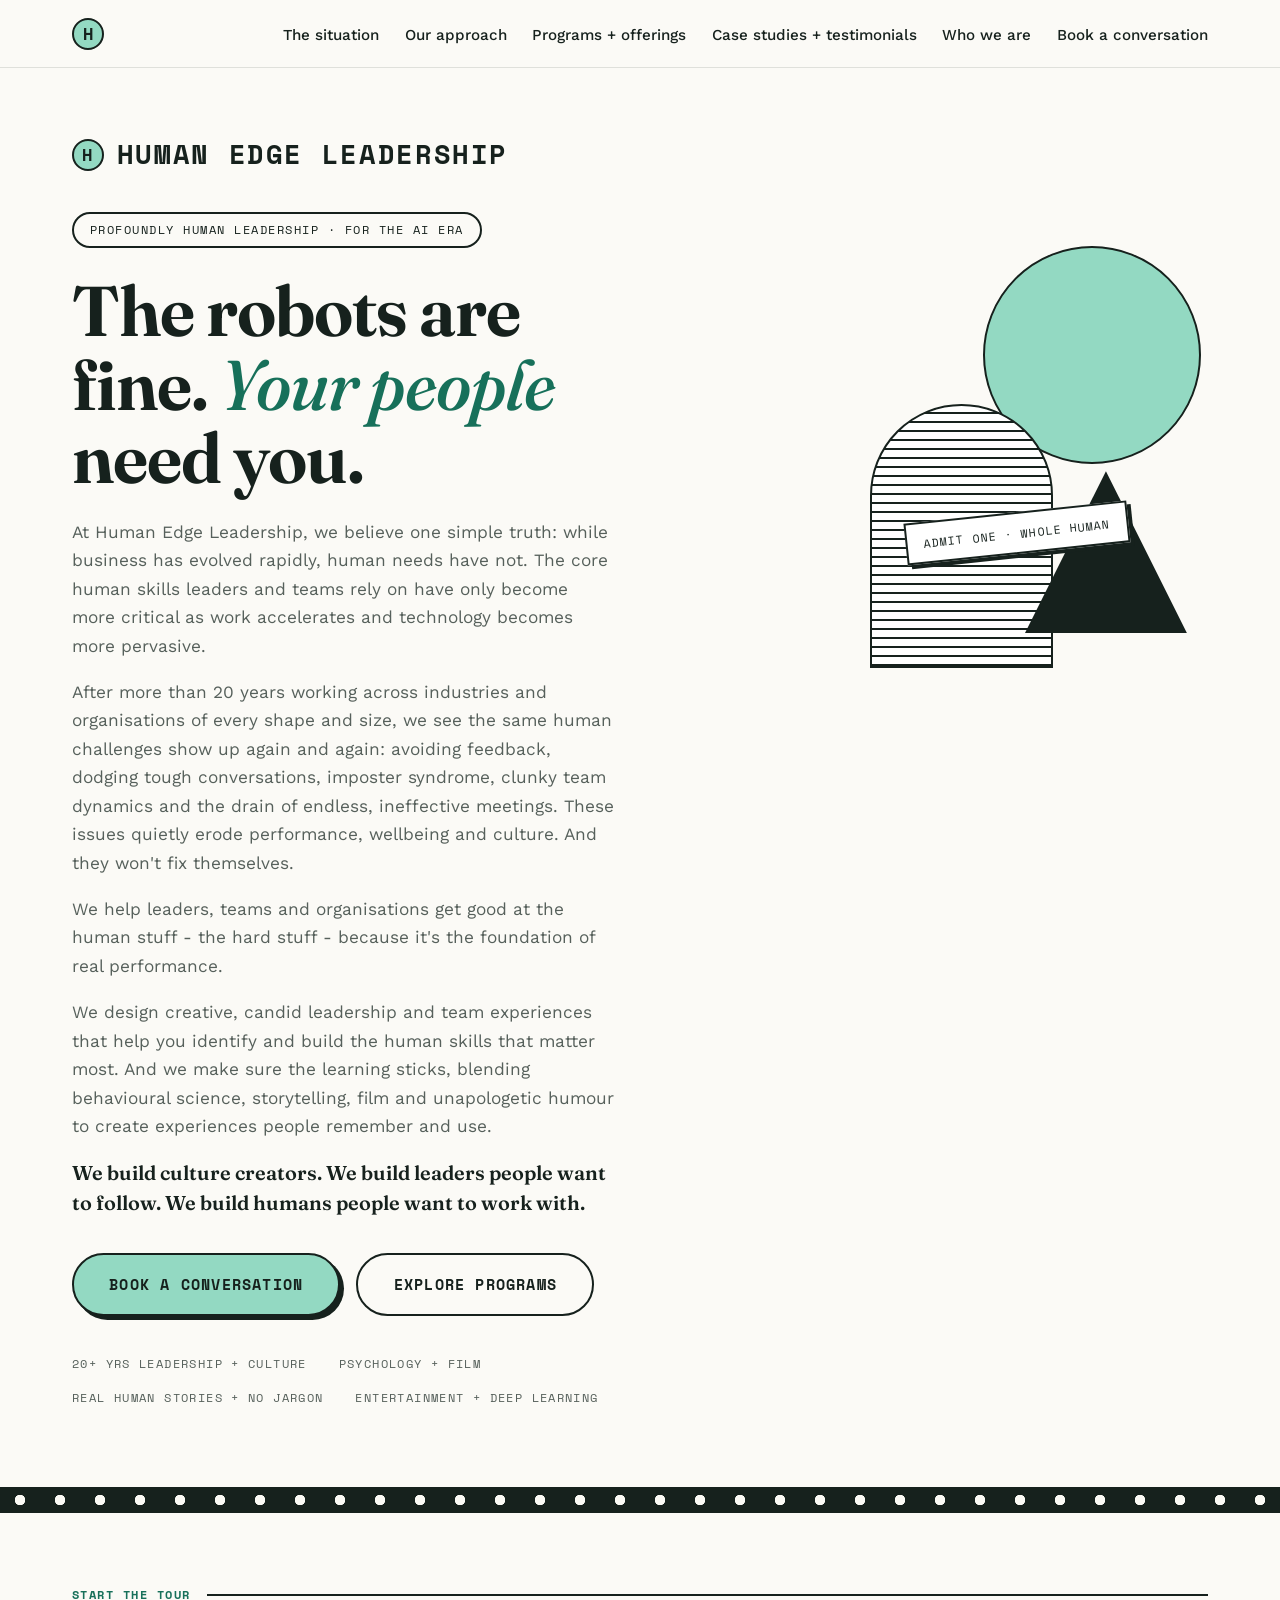
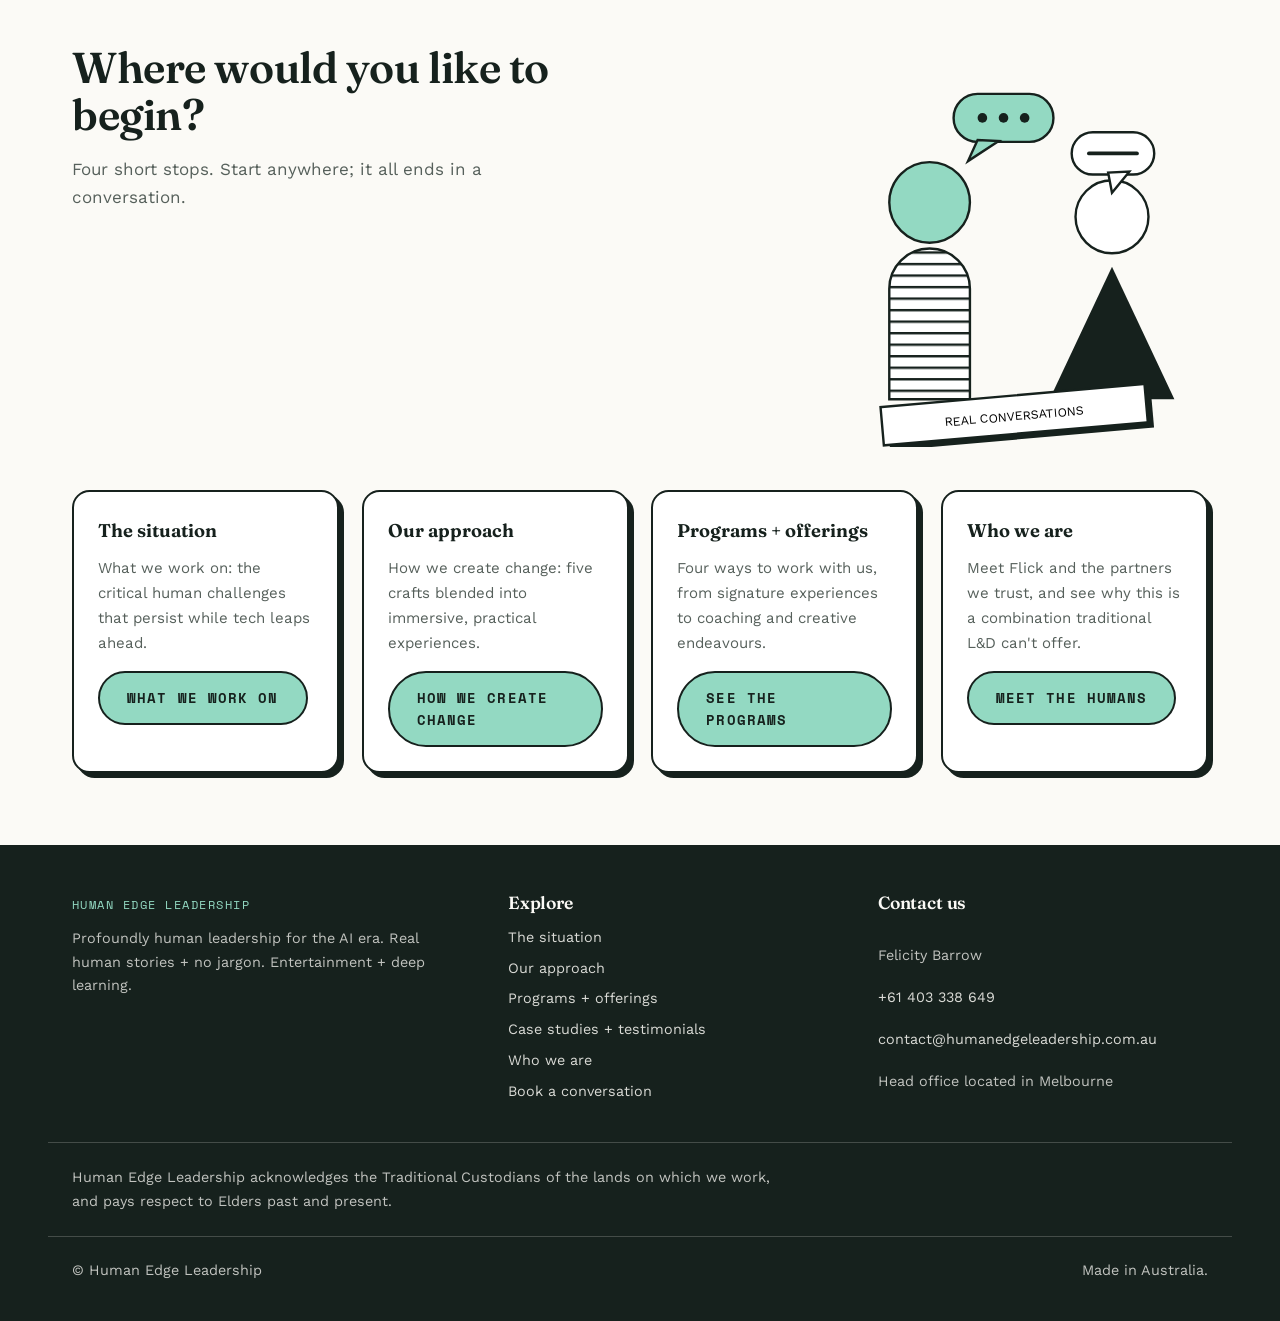
<file: index.html>
<!DOCTYPE html>
<html lang="en-AU">
<head>
<meta charset="utf-8">
<meta name="viewport" content="width=device-width, initial-scale=1">
<title>Human Edge Leadership</title>
<meta name="description" content="Creative, candid leadership and team experiences blending behavioural science, storytelling, film and humour. Profoundly human leadership for the AI era, made in Australia.">
<link rel="canonical" href="https://humanedgeleadership.com.au/">
<meta property="og:type" content="website">
<meta property="og:site_name" content="Human Edge Leadership">
<meta property="og:title" content="Human Edge Leadership">
<meta property="og:description" content="Creative, candid leadership and team experiences blending behavioural science, storytelling, film and humour. Profoundly human leadership for the AI era, made in Australia.">
<meta property="og:url" content="https://humanedgeleadership.com.au/">
<meta property="og:image" content="https://humanedgeleadership.com.au/img/og-card.png">
<meta property="og:image:width" content="1200">
<meta property="og:image:height" content="630">
<meta name="twitter:card" content="summary_large_image">
<link rel="preconnect" href="https://fonts.googleapis.com">
<link rel="preconnect" href="https://fonts.gstatic.com" crossorigin>
<link href="https://fonts.googleapis.com/css2?family=Fraunces:ital,opsz,wght,SOFT,WONK@0,9..144,400..900,100,1;1,9..144,400..900,100,1&family=Work+Sans:ital,wght@0,400;0,500;0,600;1,400&family=Space+Mono:ital,wght@0,400;0,700;1,400&display=swap" rel="stylesheet">
<link rel="icon" href="data:image/svg+xml,%3Csvg xmlns=%22http://www.w3.org/2000/svg%22 viewBox=%220 0 32 32%22%3E%3Ccircle cx=%2216%22 cy=%2216%22 r=%2214%22 fill=%22%2393d9c2%22 stroke=%22%2316211d%22 stroke-width=%222.5%22/%3E%3Ctext x=%2216%22 y=%2222%22 font-family=%22monospace%22 font-size=%2217%22 font-weight=%22bold%22 text-anchor=%22middle%22 fill=%22%2316211d%22%3EH%3C/text%3E%3C/svg%3E">
<link rel="stylesheet" href="css/site.css">
</head>
<body>
<a class="skip" href="#main">Skip to content</a>

<header class="site">
  <div class="header-in">
    <a class="logo" href="index.html" aria-label="Human Edge Leadership, home"><span class="logo-mark" aria-hidden="true">H</span></a>
    <nav class="primary" id="site-nav" aria-label="Primary">
      <ul>
        <li><a href="the-situation.html">The situation</a></li>
        <li><a href="our-approach.html">Our approach</a></li>
        <li><a href="programs.html">Programs + offerings</a></li>
        <li><a href="case-studies.html">Case studies + testimonials</a></li>
        <li><a href="who-we-are.html">Who we are</a></li>
        <li><a href="book.html">Book a conversation</a></li>
      </ul>
    </nav>
    <button class="nav-toggle" type="button" aria-expanded="false" aria-controls="site-nav" aria-label="Open menu">
      <span class="nav-toggle-box" aria-hidden="true"><span></span><span></span><span></span></span>
      <span class="nav-toggle-text" aria-hidden="true">Menu</span>
    </button>
  </div>
</header>

<main id="main">
  <section class="hero" aria-labelledby="hero-h">
    <div class="wrap">
      <p class="hero-brand"><span class="logo-mark" aria-hidden="true">H</span>Human Edge Leadership</p>
      <div class="hero-grid">
        <div>
          <span class="kicker mono">Profoundly human leadership &middot; for the AI era</span>
          <h1 id="hero-h">The robots are fine. <em>Your people</em> need you.</h1>
          <p class="lede">At Human Edge Leadership, we believe one simple truth: while business has evolved rapidly, human needs have not. The core human skills leaders and teams rely on have only become more critical as work accelerates and technology becomes more pervasive.</p>
          <p class="lede">After more than 20 years working across industries and organisations of every shape and size, we see the same human challenges show up again and again: avoiding feedback, dodging tough conversations, imposter syndrome, clunky team dynamics and the drain of endless, ineffective meetings. These issues quietly erode performance, wellbeing and culture. And they won't fix themselves.</p>
          <p class="lede">We help leaders, teams and organisations get good at the human stuff - the hard stuff - because it's the foundation of real performance.</p>
          <p class="lede">We design creative, candid leadership and team experiences that help you identify and build the human skills that matter most. And we make sure the learning sticks, blending behavioural science, storytelling, film and unapologetic humour to create experiences people remember and use.</p>
          <p class="lede-strong">We build culture creators. We build leaders people want to follow. We build humans people want to work with.</p>
          <div class="hero-ctas">
            <a class="btn btn-mint btn-big" href="book.html">Book a conversation</a>
            <a class="btn btn-ghost btn-big" href="programs.html">Explore programs</a>
          </div>
          <div class="hero-foot">
            <span class="mono">20+ yrs leadership + culture</span>
            <span class="mono">Psychology + film</span>
            <span class="mono">Real human stories + no jargon</span>
            <span class="mono">Entertainment + deep learning</span>
          </div>
        </div>
        <div class="cutout" role="img" aria-label="Abstract cut-paper robot: mint circle, striped arch, triangle and admit-one ticket">
          <div class="shape-circle"></div>
          <div class="shape-arch"></div>
          <div class="shape-triangle"></div>
          <div class="ticket">Admit one &middot; whole human</div>
        </div>
      </div>
    </div>
  </section>

  <div class="sprockets" role="presentation"></div>

  <section aria-labelledby="tour-h">
    <div class="wrap">
      <div class="act-label"><span class="mono">Start the tour</span></div>
      <div class="situation-head">
        <div>
          <h2 id="tour-h">Where would you like to begin?</h2>
          <p class="lede" style="color: var(--grey); max-width: 32rem; margin-top: 1rem;">Four short stops. Start anywhere; it all ends in a conversation.</p>
        </div>
        <div style="max-width: 24rem; justify-self: end; width: 100%;">
          <svg viewBox="0 0 400 420" role="img" aria-label="Two cut-paper robots in conversation with speech bubbles, captioned real conversations">
            <defs>
              <pattern id="stripes-home" width="12" height="12" patternUnits="userSpaceOnUse">
                <rect width="12" height="12" fill="#ffffff"/>
                <rect width="12" height="2.5" fill="#16211d"/>
              </pattern>
            </defs>
            <!-- left robot -->
            <circle cx="110" cy="165" r="42" fill="#93d9c2" stroke="#16211d" stroke-width="2.5"/>
            <path d="M 68 370 L 68 255 A 42 42 0 0 1 152 255 L 152 370 Z" fill="url(#stripes-home)" stroke="#16211d" stroke-width="2.5"/>
            <!-- right robot: triangle body, open circle head -->
            <circle cx="300" cy="180" r="38" fill="#ffffff" stroke="#16211d" stroke-width="2.5"/>
            <path d="M 300 232 L 365 370 L 235 370 Z" fill="#16211d"/>
            <!-- speech bubbles -->
            <g>
              <rect x="135" y="52" width="104" height="50" rx="25" fill="#93d9c2" stroke="#16211d" stroke-width="2.5"/>
              <path d="M 160 100 L 150 122 L 182 101 Z" fill="#93d9c2" stroke="#16211d" stroke-width="2.5"/>
              <circle cx="165" cy="77" r="5" fill="#16211d"/>
              <circle cx="187" cy="77" r="5" fill="#16211d"/>
              <circle cx="209" cy="77" r="5" fill="#16211d"/>
            </g>
            <g>
              <rect x="258" y="92" width="86" height="44" rx="22" fill="#ffffff" stroke="#16211d" stroke-width="2.5"/>
              <path d="M 296 134 L 300 155 L 318 133 Z" fill="#ffffff" stroke="#16211d" stroke-width="2.5"/>
              <line x1="276" y1="114" x2="326" y2="114" stroke="#16211d" stroke-width="4" stroke-linecap="round"/>
            </g>
            <g transform="rotate(-5 200 385)">
              <rect x="66" y="372" width="276" height="40" fill="#16211d"/>
              <rect x="60" y="366" width="276" height="40" fill="#ffffff" stroke="#16211d" stroke-width="2.5"/>
              <text x="198" y="392" text-anchor="middle" class="ticket-text" font-size="13">REAL CONVERSATIONS</text>
            </g>
          </svg>
        </div>
      </div>
      <div class="challenge-grid">
        <div class="challenge-card">
          <h3>The situation</h3>
          <p>What we work on: the critical human challenges that persist while tech leaps ahead.</p>
          <p><a class="btn btn-mint" style="margin-top: 0.4rem;" href="the-situation.html">What we work on</a></p>
        </div>
        <div class="challenge-card">
          <h3>Our approach</h3>
          <p>How we create change: five crafts blended into immersive, practical experiences.</p>
          <p><a class="btn btn-mint" style="margin-top: 0.4rem;" href="our-approach.html">How we create change</a></p>
        </div>
        <div class="challenge-card">
          <h3>Programs + offerings</h3>
          <p>Four ways to work with us, from signature experiences to coaching and creative endeavours.</p>
          <p><a class="btn btn-mint" style="margin-top: 0.4rem;" href="programs.html">See the programs</a></p>
        </div>
        <div class="challenge-card">
          <h3>Who we are</h3>
          <p>Meet Flick and the partners we trust, and see why this is a combination traditional L&amp;D can't offer.</p>
          <p><a class="btn btn-mint" style="margin-top: 0.4rem;" href="who-we-are.html">Meet the humans</a></p>
        </div>
      </div>
    </div>
  </section>
</main>

<footer class="site">
  <div class="footer-grid">
    <div>
      <span class="mono">Human Edge Leadership</span>
      <p style="margin-top: 0.6rem; max-width: 26rem;">Profoundly human leadership for the AI era. Real human stories + no jargon. Entertainment + deep learning.</p>
    </div>
    <div>
      <h2>Explore</h2>
      <ul>
        <li><a href="the-situation.html">The situation</a></li>
        <li><a href="our-approach.html">Our approach</a></li>
        <li><a href="programs.html">Programs + offerings</a></li>
        <li><a href="case-studies.html">Case studies + testimonials</a></li>
        <li><a href="who-we-are.html">Who we are</a></li>
        <li><a href="book.html">Book a conversation</a></li>
      </ul>
    </div>
    <div class="footer-contact">
      <h2>Contact us</h2>
      <span>Felicity Barrow</span>
      <span><a href="tel:+61403338649">+61 403 338 649</a></span>
      <span><a href="mailto:contact@humanedgeleadership.com.au">contact@humanedgeleadership.com.au</a></span>
      <span>Head office located in Melbourne</span>
    </div>
  </div>
  <div class="footer-ack">
    <p>Human Edge Leadership acknowledges the Traditional Custodians of the lands on which we work, and pays respect to Elders past and present.</p>
  </div>
  <div class="footer-base">
    <span>&copy; Human Edge Leadership</span>
    <span>Made in Australia.</span>
  </div>
</footer>
<script src="js/nav.js" defer></script>
</body>
</html>
</file>
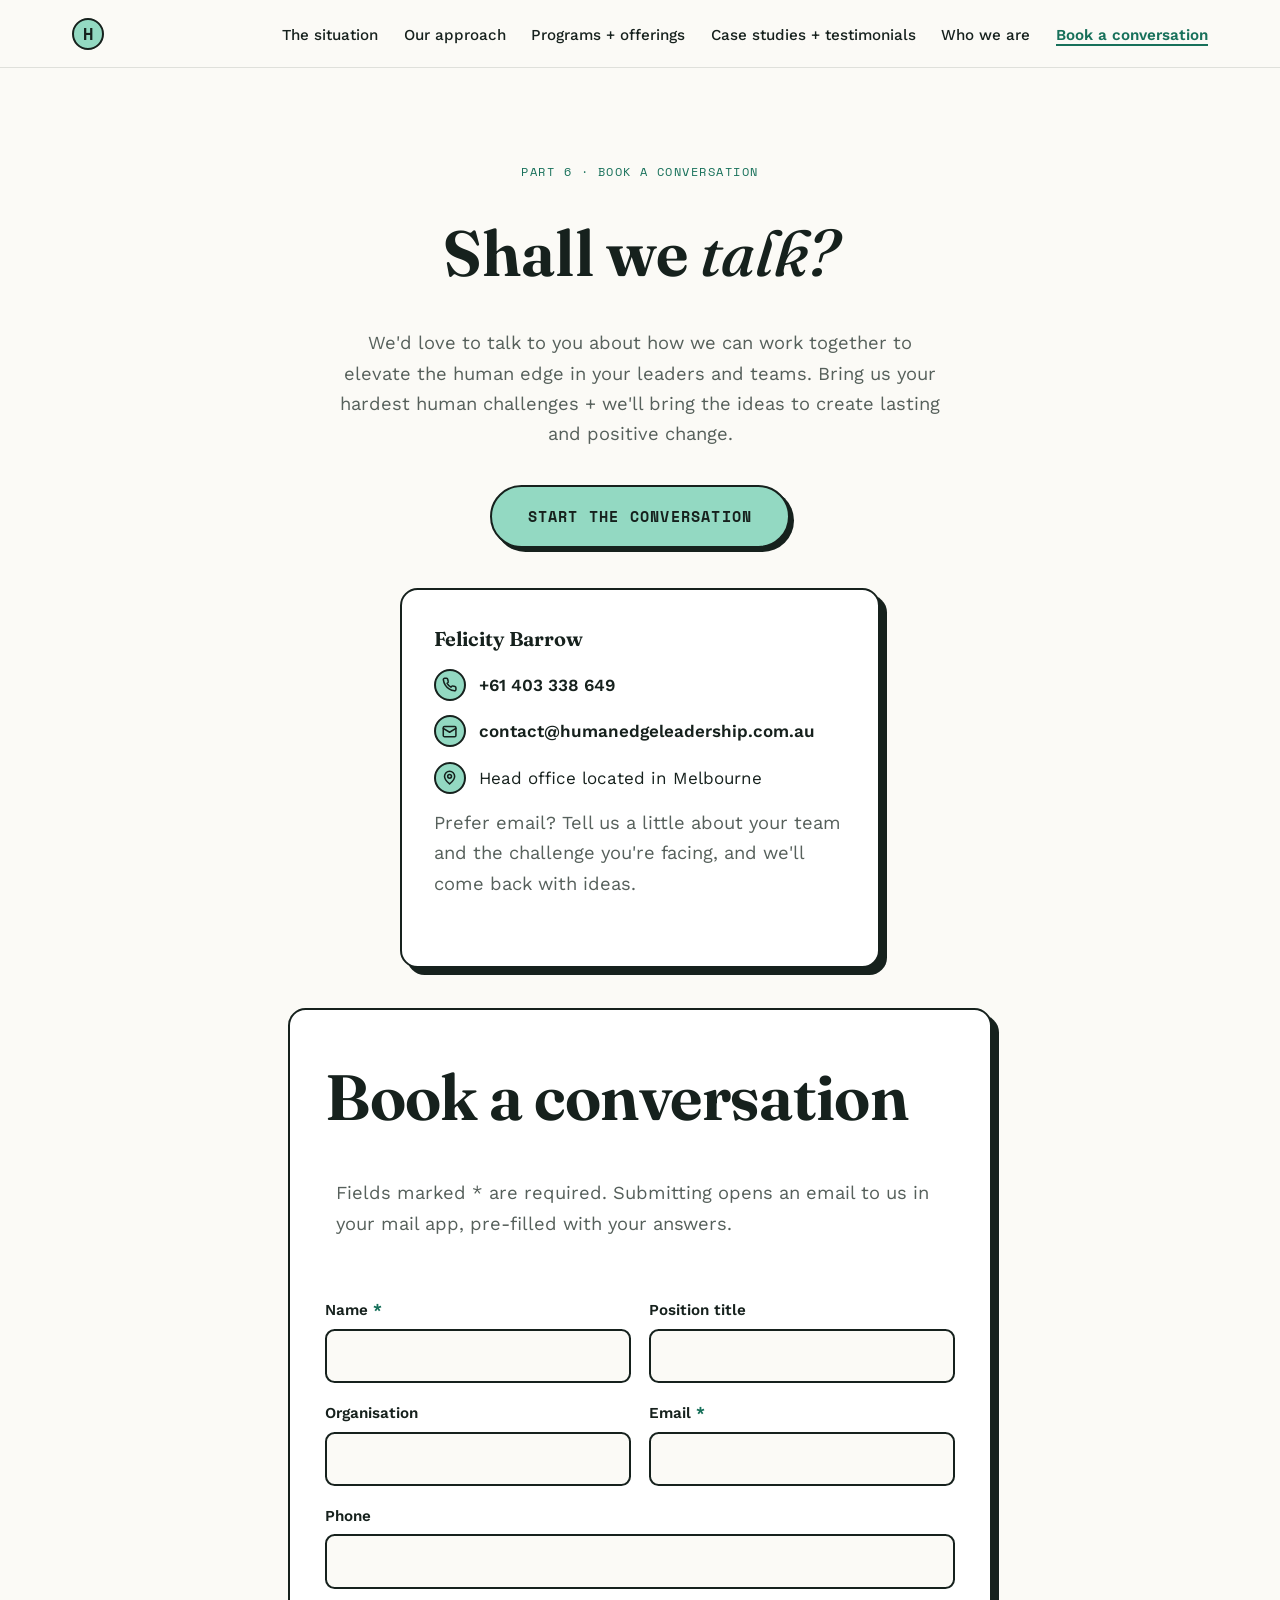
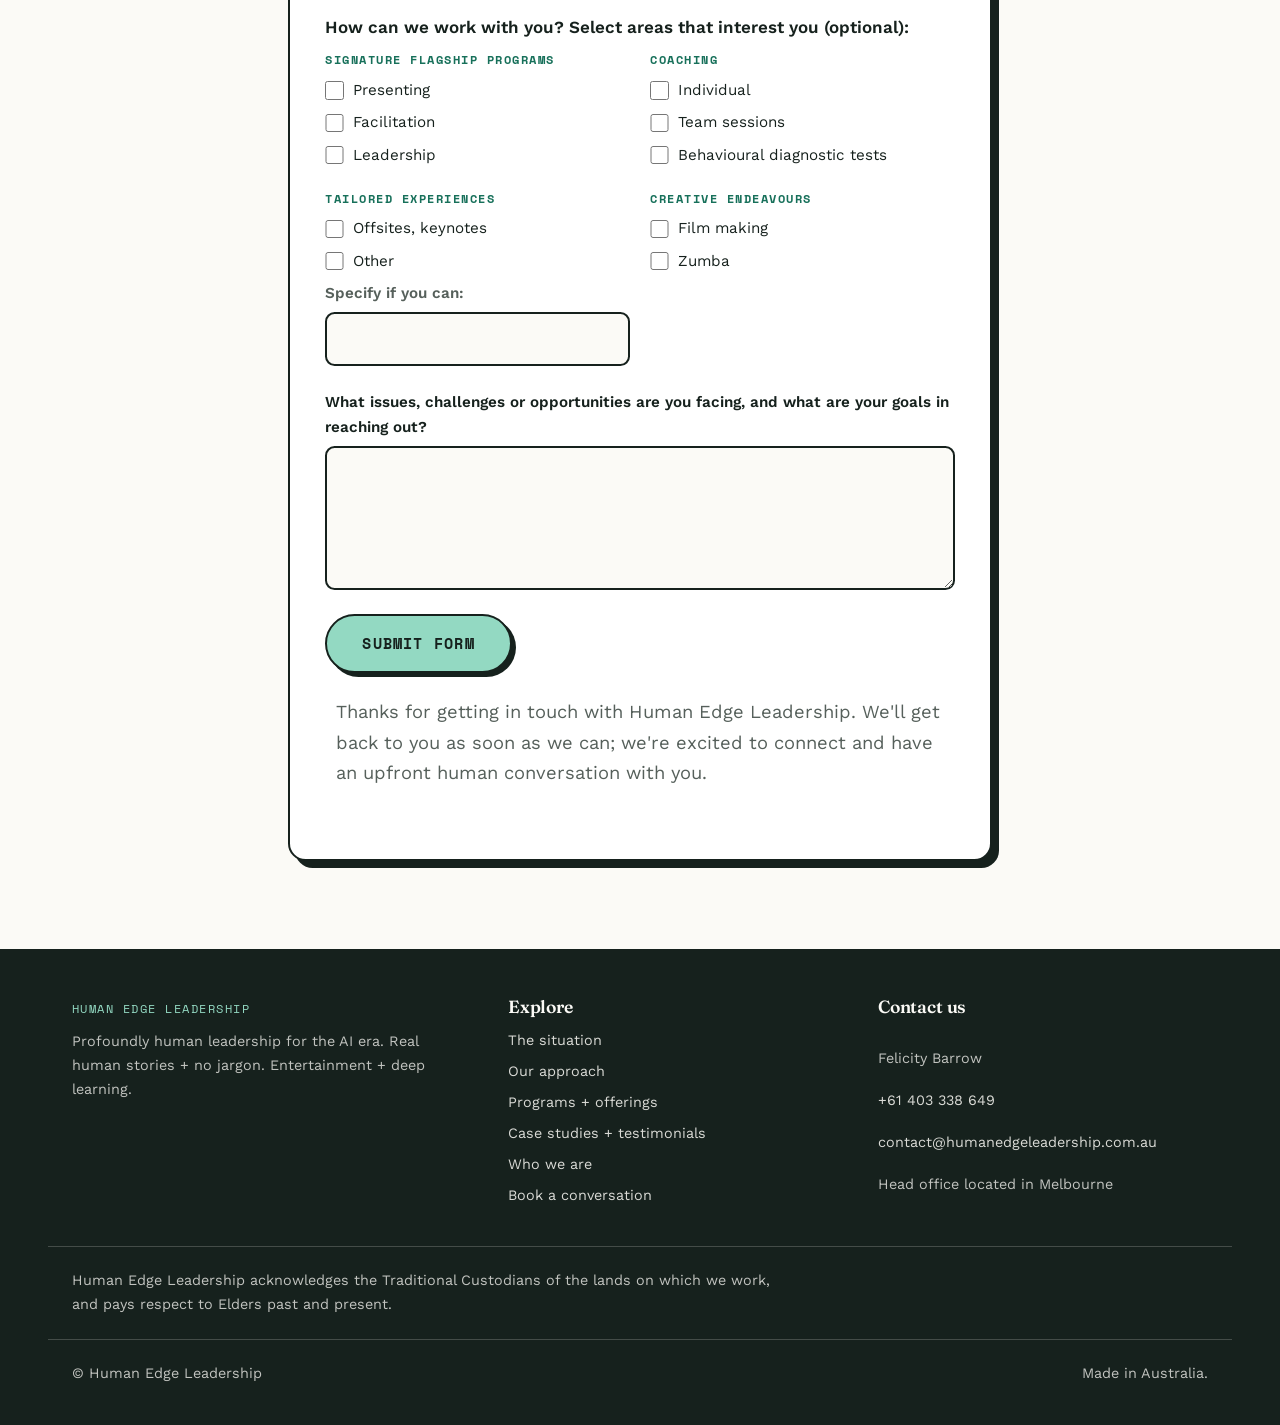
<file: book.html>
<!DOCTYPE html>
<html lang="en-AU">
<head>
<meta charset="utf-8">
<meta name="viewport" content="width=device-width, initial-scale=1">
<title>Book a conversation | Human Edge Leadership</title>
<meta name="description" content="Book a conversation with Human Edge Leadership. Tell us about your team and the human challenges you're facing.">
<link rel="canonical" href="https://humanedgeleadership.com.au/book.html">
<meta property="og:type" content="website">
<meta property="og:site_name" content="Human Edge Leadership">
<meta property="og:title" content="Book a conversation | Human Edge Leadership">
<meta property="og:description" content="Book a conversation with Human Edge Leadership. Tell us about your team and the human challenges you're facing.">
<meta property="og:url" content="https://humanedgeleadership.com.au/book.html">
<meta property="og:image" content="https://humanedgeleadership.com.au/img/og-card.png">
<meta property="og:image:width" content="1200">
<meta property="og:image:height" content="630">
<meta name="twitter:card" content="summary_large_image">
<link rel="preconnect" href="https://fonts.googleapis.com">
<link rel="preconnect" href="https://fonts.gstatic.com" crossorigin>
<link href="https://fonts.googleapis.com/css2?family=Fraunces:ital,opsz,wght,SOFT,WONK@0,9..144,400..900,100,1;1,9..144,400..900,100,1&family=Work+Sans:ital,wght@0,400;0,500;0,600;1,400&family=Space+Mono:ital,wght@0,400;0,700;1,400&display=swap" rel="stylesheet">
<link rel="icon" href="data:image/svg+xml,%3Csvg xmlns=%22http://www.w3.org/2000/svg%22 viewBox=%220 0 32 32%22%3E%3Ccircle cx=%2216%22 cy=%2216%22 r=%2214%22 fill=%22%2393d9c2%22 stroke=%22%2316211d%22 stroke-width=%222.5%22/%3E%3Ctext x=%2216%22 y=%2222%22 font-family=%22monospace%22 font-size=%2217%22 font-weight=%22bold%22 text-anchor=%22middle%22 fill=%22%2316211d%22%3EH%3C/text%3E%3C/svg%3E">
<link rel="stylesheet" href="css/site.css">
</head>
<body>
<a class="skip" href="#main">Skip to content</a>

<header class="site">
  <div class="header-in">
    <a class="logo" href="index.html" aria-label="Human Edge Leadership, home"><span class="logo-mark" aria-hidden="true">H</span></a>
    <nav class="primary" id="site-nav" aria-label="Primary">
      <ul>
        <li><a href="the-situation.html">The situation</a></li>
        <li><a href="our-approach.html">Our approach</a></li>
        <li><a href="programs.html">Programs + offerings</a></li>
        <li><a href="case-studies.html">Case studies + testimonials</a></li>
        <li><a href="who-we-are.html">Who we are</a></li>
        <li><a href="book.html" aria-current="page">Book a conversation</a></li>
      </ul>
    </nav>
    <button class="nav-toggle" type="button" aria-expanded="false" aria-controls="site-nav" aria-label="Open menu">
      <span class="nav-toggle-box" aria-hidden="true"><span></span><span></span><span></span></span>
      <span class="nav-toggle-text" aria-hidden="true">Menu</span>
    </button>
  </div>
</header>

<main id="main">
  <section class="intermission" aria-labelledby="page-h">
    <div class="wrap">
      <span class="mono">Part 6 &middot; Book a conversation</span>
      <h1 id="page-h">Shall we <em>talk?</em></h1>
      <p>We'd love to talk to you about how we can work together to elevate the human edge in your leaders and teams. Bring us your hardest human challenges + we'll bring the ideas to create lasting and positive change.</p>
      <a class="btn btn-mint btn-big" href="#book-form">Start the conversation</a>

      <div class="contact-card">
        <span class="name">Felicity Barrow</span>
        <div class="contact-line">
          <span class="ico" aria-hidden="true"><svg viewBox="0 0 24 24" fill="none" stroke="currentColor" stroke-width="2.4" stroke-linecap="round" stroke-linejoin="round"><path d="M22 16.9v3a2 2 0 0 1-2.2 2 19.8 19.8 0 0 1-8.6-3.1 19.5 19.5 0 0 1-6-6A19.8 19.8 0 0 1 2.1 4.2 2 2 0 0 1 4.1 2h3a2 2 0 0 1 2 1.7c.1 1 .4 2 .7 2.9a2 2 0 0 1-.4 2.1L8.1 10a16 16 0 0 0 6 6l1.3-1.3a2 2 0 0 1 2.1-.4c.9.3 1.9.6 2.9.7a2 2 0 0 1 1.6 2z"/></svg></span>
          <a href="tel:+61403338649">+61 403 338 649</a>
        </div>
        <div class="contact-line">
          <span class="ico" aria-hidden="true"><svg viewBox="0 0 24 24" fill="none" stroke="currentColor" stroke-width="2.4" stroke-linecap="round" stroke-linejoin="round"><rect x="2" y="4" width="20" height="16" rx="2"/><path d="m22 7-10 6L2 7"/></svg></span>
          <a href="mailto:contact@humanedgeleadership.com.au">contact@humanedgeleadership.com.au</a>
        </div>
        <div class="contact-line">
          <span class="ico" aria-hidden="true"><svg viewBox="0 0 24 24" fill="none" stroke="currentColor" stroke-width="2.4" stroke-linecap="round" stroke-linejoin="round"><path d="M20 10c0 6-8 12-8 12S4 16 4 10a8 8 0 0 1 16 0z"/><circle cx="12" cy="10" r="3"/></svg></span>
          <span>Head office located in Melbourne</span>
        </div>
        <p class="contact-note">Prefer email? Tell us a little about your team and the challenge you're facing, and we'll come back with ideas.</p>
      </div>

      <form class="book-form" id="book-form" novalidate aria-labelledby="form-h">
        <h2 id="form-h">Book a conversation</h2>
        <p class="form-note">Fields marked <span class="req">*</span> are required. Submitting opens an email to us in your mail app, pre-filled with your answers.</p>
        <div class="form-error" id="form-error" role="alert">Please fill in the required fields: name and email.</div>
        <div class="form-grid">
          <div class="field">
            <label for="f-name">Name <span class="req" aria-hidden="true">*</span></label>
            <input id="f-name" name="name" type="text" autocomplete="name" required>
          </div>
          <div class="field">
            <label for="f-title">Position title</label>
            <input id="f-title" name="title" type="text" autocomplete="organization-title">
          </div>
          <div class="field">
            <label for="f-org">Organisation</label>
            <input id="f-org" name="org" type="text" autocomplete="organization">
          </div>
          <div class="field">
            <label for="f-email">Email <span class="req" aria-hidden="true">*</span></label>
            <input id="f-email" name="email" type="email" autocomplete="email" required>
          </div>
          <div class="field full">
            <label for="f-phone">Phone</label>
            <input id="f-phone" name="phone" type="tel" autocomplete="tel">
          </div>
        </div>
        <fieldset style="border: none; display: grid; gap: 0.9rem;">
          <legend style="font-weight: 600; margin-bottom: 0.6rem;">How can we work with you? Select areas that interest you (optional):</legend>
          <div class="choice-groups">
            <div class="choice-group">
              <span class="mono">Signature flagship programs</span>
              <label><input type="checkbox" name="interest" value="Presenting">Presenting</label>
              <label><input type="checkbox" name="interest" value="Facilitation">Facilitation</label>
              <label><input type="checkbox" name="interest" value="Leadership">Leadership</label>
            </div>
            <div class="choice-group">
              <span class="mono">Coaching</span>
              <label><input type="checkbox" name="interest" value="Individual coaching">Individual</label>
              <label><input type="checkbox" name="interest" value="Team sessions">Team sessions</label>
              <label><input type="checkbox" name="interest" value="Behavioural diagnostic tests">Behavioural diagnostic tests</label>
            </div>
            <div class="choice-group">
              <span class="mono">Tailored experiences</span>
              <label><input type="checkbox" name="interest" value="Offsites, keynotes">Offsites, keynotes</label>
              <label><input type="checkbox" name="interest" value="Other">Other</label>
              <div class="field">
                <label for="f-other" class="form-note">Specify if you can:</label>
                <input id="f-other" name="other" type="text">
              </div>
            </div>
            <div class="choice-group">
              <span class="mono">Creative endeavours</span>
              <label><input type="checkbox" name="interest" value="Film making">Film making</label>
              <label><input type="checkbox" name="interest" value="Zumba">Zumba</label>
            </div>
          </div>
        </fieldset>
        <div class="field">
          <label for="f-message">What issues, challenges or opportunities are you facing, and what are your goals in reaching out?</label>
          <textarea id="f-message" name="message" style="min-height: 9rem;"></textarea>
        </div>
        <input type="text" name="_gotcha" tabindex="-1" autocomplete="off" style="position: absolute; left: -9999px;" aria-hidden="true">
        <div class="form-error" id="form-success" style="border-color: var(--mint-deep); color: var(--mint-deep);" role="status">Thanks, your message is on its way. We'll be in touch soon.</div>
        <div>
          <button type="submit" class="btn btn-mint btn-big" id="form-submit">Submit form</button>
        </div>
        <p class="form-note">Thanks for getting in touch with Human Edge Leadership. We'll get back to you as soon as we can; we're excited to connect and have an upfront human conversation with you.</p>
      </form>
      <script>
        // Paste the Formspree endpoint here (e.g. "https://formspree.io/f/abcd1234")
        // to send submissions via Formspree. Leave empty to fall back to a
        // pre-filled email in the visitor's mail app.
        var FORMSPREE_ENDPOINT = "https://formspree.io/f/xaeqbvrn";

        document.getElementById("book-form").addEventListener("submit", function (e) {
          e.preventDefault();
          var err = document.getElementById("form-error");
          var ok = document.getElementById("form-success");
          ok.classList.remove("show");
          var name = document.getElementById("f-name").value.trim();
          var email = document.getElementById("f-email").value.trim();
          if (!name || !email || email.indexOf("@") < 1) {
            err.classList.add("show");
            return;
          }
          err.classList.remove("show");
          var v = function (id) { return document.getElementById(id).value.trim(); };
          var interests = Array.prototype.map.call(
            document.querySelectorAll('input[name="interest"]:checked'),
            function (c) { return c.value; }).join(", ");

          if (FORMSPREE_ENDPOINT) {
            var btn = document.getElementById("form-submit");
            btn.disabled = true;
            fetch(FORMSPREE_ENDPOINT, {
              method: "POST",
              headers: { "Accept": "application/json", "Content-Type": "application/json" },
              body: JSON.stringify({
                name: name,
                "position title": v("f-title"),
                organisation: v("f-org"),
                email: email,
                phone: v("f-phone"),
                "areas of interest": interests || "(none selected)",
                "other detail": v("f-other"),
                message: v("f-message"),
                _gotcha: document.querySelector('input[name="_gotcha"]').value
              })
            }).then(function (r) {
              btn.disabled = false;
              if (r.ok) {
                ok.classList.add("show");
                document.getElementById("book-form").reset();
              } else {
                err.textContent = "Something went wrong sending the form. Please email us instead.";
                err.classList.add("show");
              }
            }).catch(function () {
              btn.disabled = false;
              err.textContent = "Something went wrong sending the form. Please email us instead.";
              err.classList.add("show");
            });
            return;
          }

          var body = [
            "Name: " + name,
            "Position title: " + v("f-title"),
            "Organisation: " + v("f-org"),
            "Email: " + email,
            "Phone: " + v("f-phone"),
            "",
            "Areas of interest: " + (interests || "(none selected)"),
            "Other detail: " + v("f-other"),
            "",
            "Issues, challenges, opportunities + goals:",
            v("f-message")
          ].join("\n");
          window.location.href = "mailto:contact@humanedgeleadership.com.au"
            + "?subject=" + encodeURIComponent("Book a conversation: " + name + (v("f-org") ? ", " + v("f-org") : ""))
            + "&body=" + encodeURIComponent(body);
        });
      </script>
    </div>
  </section>
</main>

<footer class="site">
  <div class="footer-grid">
    <div>
      <span class="mono">Human Edge Leadership</span>
      <p style="margin-top: 0.6rem; max-width: 26rem;">Profoundly human leadership for the AI era. Real human stories + no jargon. Entertainment + deep learning.</p>
    </div>
    <div>
      <h2>Explore</h2>
      <ul>
        <li><a href="the-situation.html">The situation</a></li>
        <li><a href="our-approach.html">Our approach</a></li>
        <li><a href="programs.html">Programs + offerings</a></li>
        <li><a href="case-studies.html">Case studies + testimonials</a></li>
        <li><a href="who-we-are.html">Who we are</a></li>
        <li><a href="book.html">Book a conversation</a></li>
      </ul>
    </div>
    <div class="footer-contact">
      <h2>Contact us</h2>
      <span>Felicity Barrow</span>
      <span><a href="tel:+61403338649">+61 403 338 649</a></span>
      <span><a href="mailto:contact@humanedgeleadership.com.au">contact@humanedgeleadership.com.au</a></span>
      <span>Head office located in Melbourne</span>
    </div>
  </div>
  <div class="footer-ack">
    <p>Human Edge Leadership acknowledges the Traditional Custodians of the lands on which we work, and pays respect to Elders past and present.</p>
  </div>
  <div class="footer-base">
    <span>&copy; Human Edge Leadership</span>
    <span>Made in Australia.</span>
  </div>
</footer>
<script src="js/nav.js" defer></script>
</body>
</html>
</file>
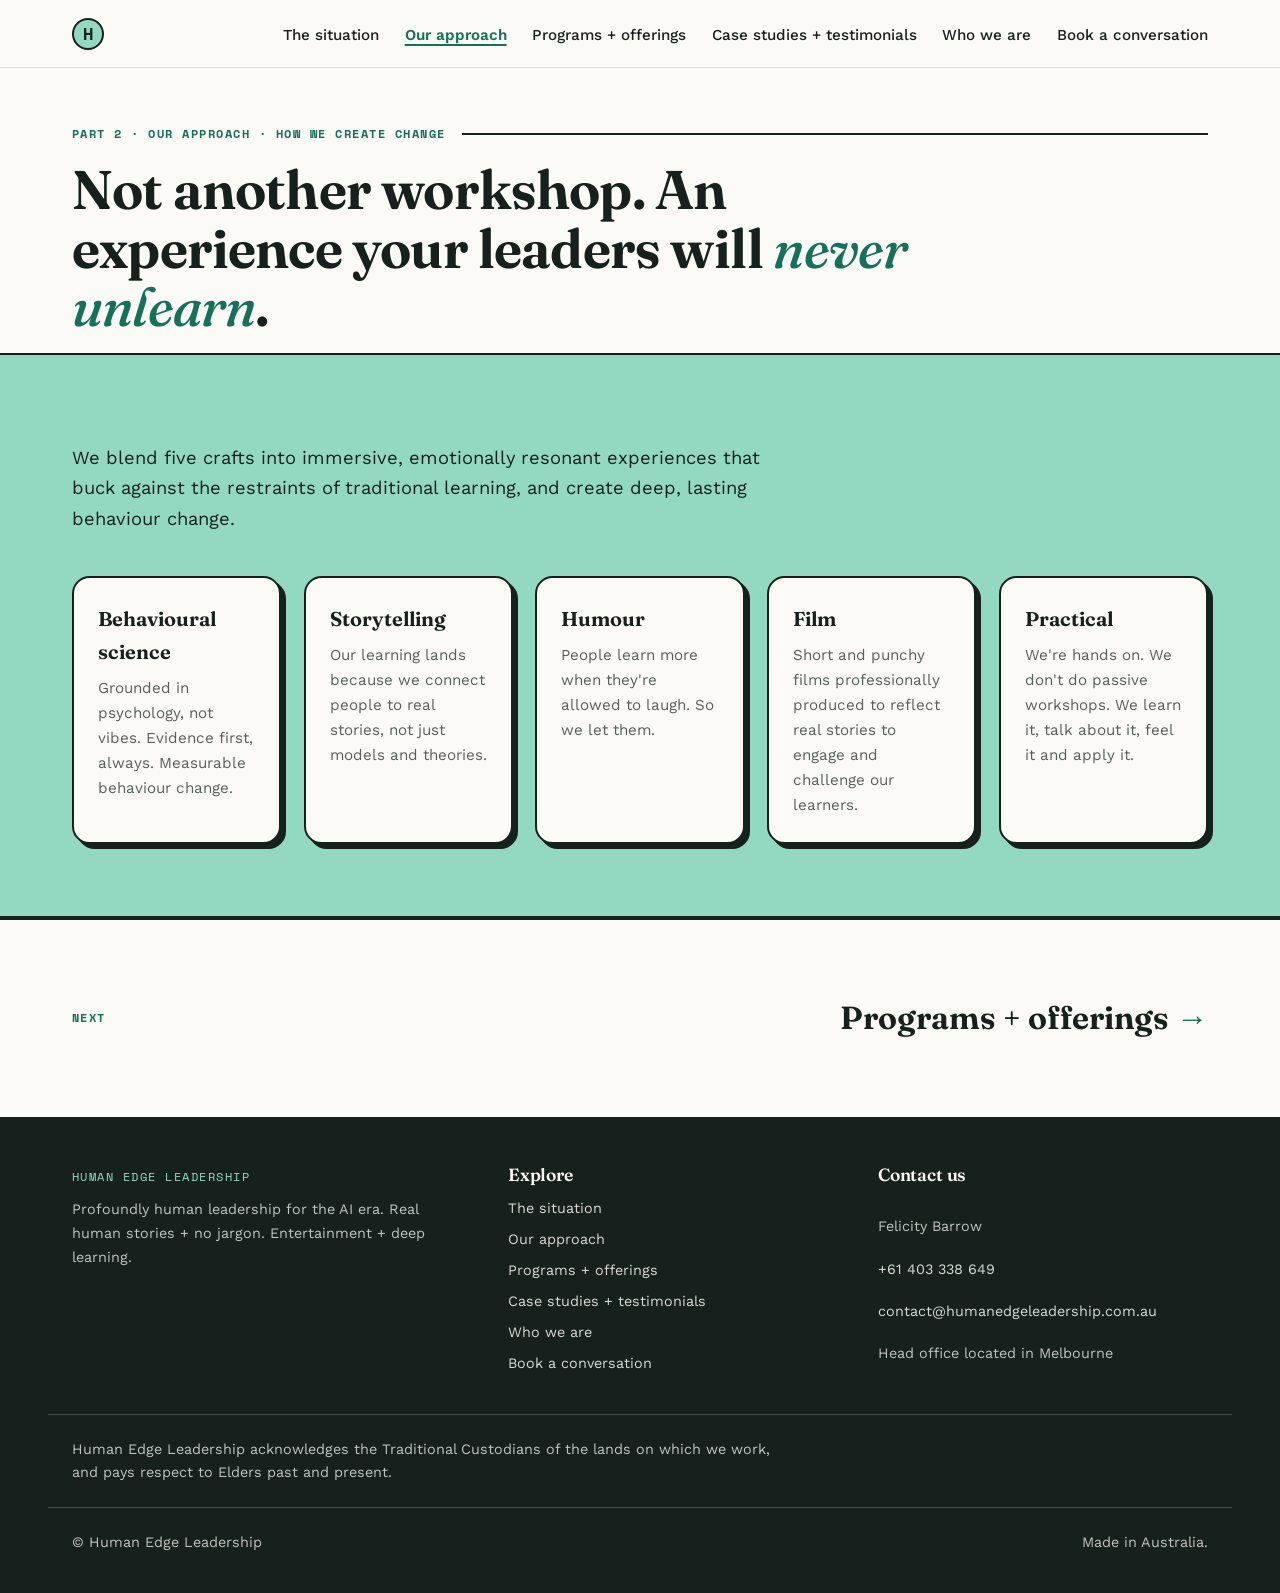
<file: our-approach.html>
<!DOCTYPE html>
<html lang="en-AU">
<head>
<meta charset="utf-8">
<meta name="viewport" content="width=device-width, initial-scale=1">
<title>Our approach | Human Edge Leadership</title>
<meta name="description" content="Not another workshop. Five crafts blended into immersive experiences: behavioural science, storytelling, humour, film and hands-on practice.">
<link rel="canonical" href="https://humanedgeleadership.com.au/our-approach.html">
<meta property="og:type" content="website">
<meta property="og:site_name" content="Human Edge Leadership">
<meta property="og:title" content="Our approach | Human Edge Leadership">
<meta property="og:description" content="Not another workshop. Five crafts blended into immersive experiences: behavioural science, storytelling, humour, film and hands-on practice.">
<meta property="og:url" content="https://humanedgeleadership.com.au/our-approach.html">
<meta property="og:image" content="https://humanedgeleadership.com.au/img/og-card.png">
<meta property="og:image:width" content="1200">
<meta property="og:image:height" content="630">
<meta name="twitter:card" content="summary_large_image">
<link rel="preconnect" href="https://fonts.googleapis.com">
<link rel="preconnect" href="https://fonts.gstatic.com" crossorigin>
<link href="https://fonts.googleapis.com/css2?family=Fraunces:ital,opsz,wght,SOFT,WONK@0,9..144,400..900,100,1;1,9..144,400..900,100,1&family=Work+Sans:ital,wght@0,400;0,500;0,600;1,400&family=Space+Mono:ital,wght@0,400;0,700;1,400&display=swap" rel="stylesheet">
<link rel="icon" href="data:image/svg+xml,%3Csvg xmlns=%22http://www.w3.org/2000/svg%22 viewBox=%220 0 32 32%22%3E%3Ccircle cx=%2216%22 cy=%2216%22 r=%2214%22 fill=%22%2393d9c2%22 stroke=%22%2316211d%22 stroke-width=%222.5%22/%3E%3Ctext x=%2216%22 y=%2222%22 font-family=%22monospace%22 font-size=%2217%22 font-weight=%22bold%22 text-anchor=%22middle%22 fill=%22%2316211d%22%3EH%3C/text%3E%3C/svg%3E">
<link rel="stylesheet" href="css/site.css">
</head>
<body>
<a class="skip" href="#main">Skip to content</a>

<header class="site">
  <div class="header-in">
    <a class="logo" href="index.html" aria-label="Human Edge Leadership, home"><span class="logo-mark" aria-hidden="true">H</span></a>
    <nav class="primary" id="site-nav" aria-label="Primary">
      <ul>
        <li><a href="the-situation.html">The situation</a></li>
        <li><a href="our-approach.html" aria-current="page">Our approach</a></li>
        <li><a href="programs.html">Programs + offerings</a></li>
        <li><a href="case-studies.html">Case studies + testimonials</a></li>
        <li><a href="who-we-are.html">Who we are</a></li>
        <li><a href="book.html">Book a conversation</a></li>
      </ul>
    </nav>
    <button class="nav-toggle" type="button" aria-expanded="false" aria-controls="site-nav" aria-label="Open menu">
      <span class="nav-toggle-box" aria-hidden="true"><span></span><span></span><span></span></span>
      <span class="nav-toggle-text" aria-hidden="true">Menu</span>
    </button>
  </div>
</header>

<main id="main">
  <section class="page-hero" aria-labelledby="page-h">
    <div class="wrap">
      <span class="part mono">Part 2 &middot; Our approach &middot; How we create change</span>
      <h1 id="page-h">Not another workshop. An experience your leaders will <em>never unlearn</em>.</h1>
    </div>
  </section>

  <section class="approach-band" aria-label="The five crafts">
    <div class="wrap">
      <p class="lede">We blend five crafts into immersive, emotionally resonant experiences that buck against the restraints of traditional learning, and create deep, lasting behaviour change.</p>
      <div class="approach-grid">
        <div class="approach-card">
          <h3>Behavioural science</h3>
          <p>Grounded in psychology, not vibes. Evidence first, always. Measurable behaviour change.</p>
        </div>
        <div class="approach-card">
          <h3>Storytelling</h3>
          <p>Our learning lands because we connect people to real stories, not just models and theories.</p>
        </div>
        <div class="approach-card">
          <h3>Humour</h3>
          <p>People learn more when they're allowed to laugh. So we let them.</p>
        </div>
        <div class="approach-card">
          <h3>Film</h3>
          <p>Short and punchy films professionally produced to reflect real stories to engage and challenge our learners.</p>
        </div>
        <div class="approach-card">
          <h3>Practical</h3>
          <p>We're hands on. We don't do passive workshops. We learn it, talk about it, feel it and apply it.</p>
        </div>
      </div>
    </div>
  </section>

  <!-- Placeholder: Felicity is considering adding Values or Principles to this page. -->

  <section class="next-band" aria-label="Next page">
    <div class="wrap">
      <span class="label mono">Next</span>
      <a class="next" href="programs.html">Programs + offerings <span class="arrow" aria-hidden="true">&rarr;</span></a>
    </div>
  </section>
</main>

<footer class="site">
  <div class="footer-grid">
    <div>
      <span class="mono">Human Edge Leadership</span>
      <p style="margin-top: 0.6rem; max-width: 26rem;">Profoundly human leadership for the AI era. Real human stories + no jargon. Entertainment + deep learning.</p>
    </div>
    <div>
      <h2>Explore</h2>
      <ul>
        <li><a href="the-situation.html">The situation</a></li>
        <li><a href="our-approach.html">Our approach</a></li>
        <li><a href="programs.html">Programs + offerings</a></li>
        <li><a href="case-studies.html">Case studies + testimonials</a></li>
        <li><a href="who-we-are.html">Who we are</a></li>
        <li><a href="book.html">Book a conversation</a></li>
      </ul>
    </div>
    <div class="footer-contact">
      <h2>Contact us</h2>
      <span>Felicity Barrow</span>
      <span><a href="tel:+61403338649">+61 403 338 649</a></span>
      <span><a href="mailto:contact@humanedgeleadership.com.au">contact@humanedgeleadership.com.au</a></span>
      <span>Head office located in Melbourne</span>
    </div>
  </div>
  <div class="footer-ack">
    <p>Human Edge Leadership acknowledges the Traditional Custodians of the lands on which we work, and pays respect to Elders past and present.</p>
  </div>
  <div class="footer-base">
    <span>&copy; Human Edge Leadership</span>
    <span>Made in Australia.</span>
  </div>
</footer>
<script src="js/nav.js" defer></script>
</body>
</html>
</file>
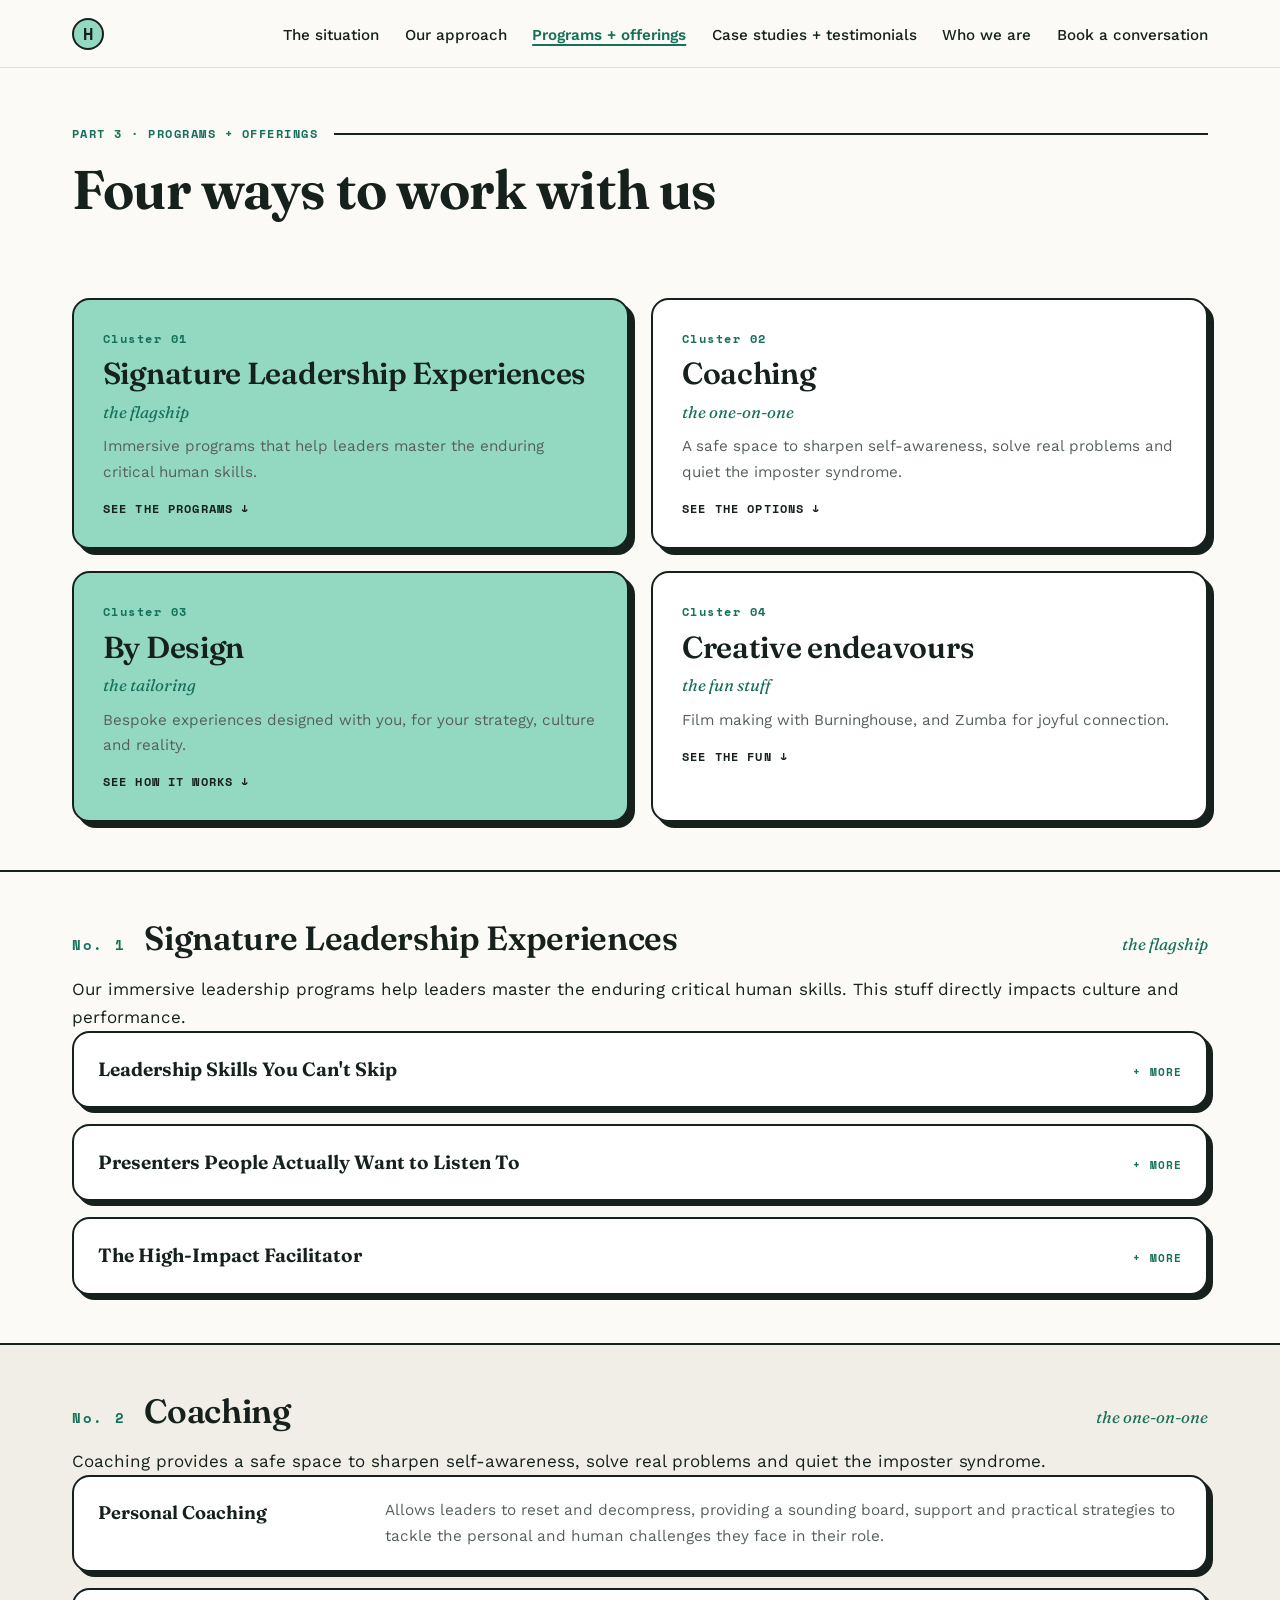
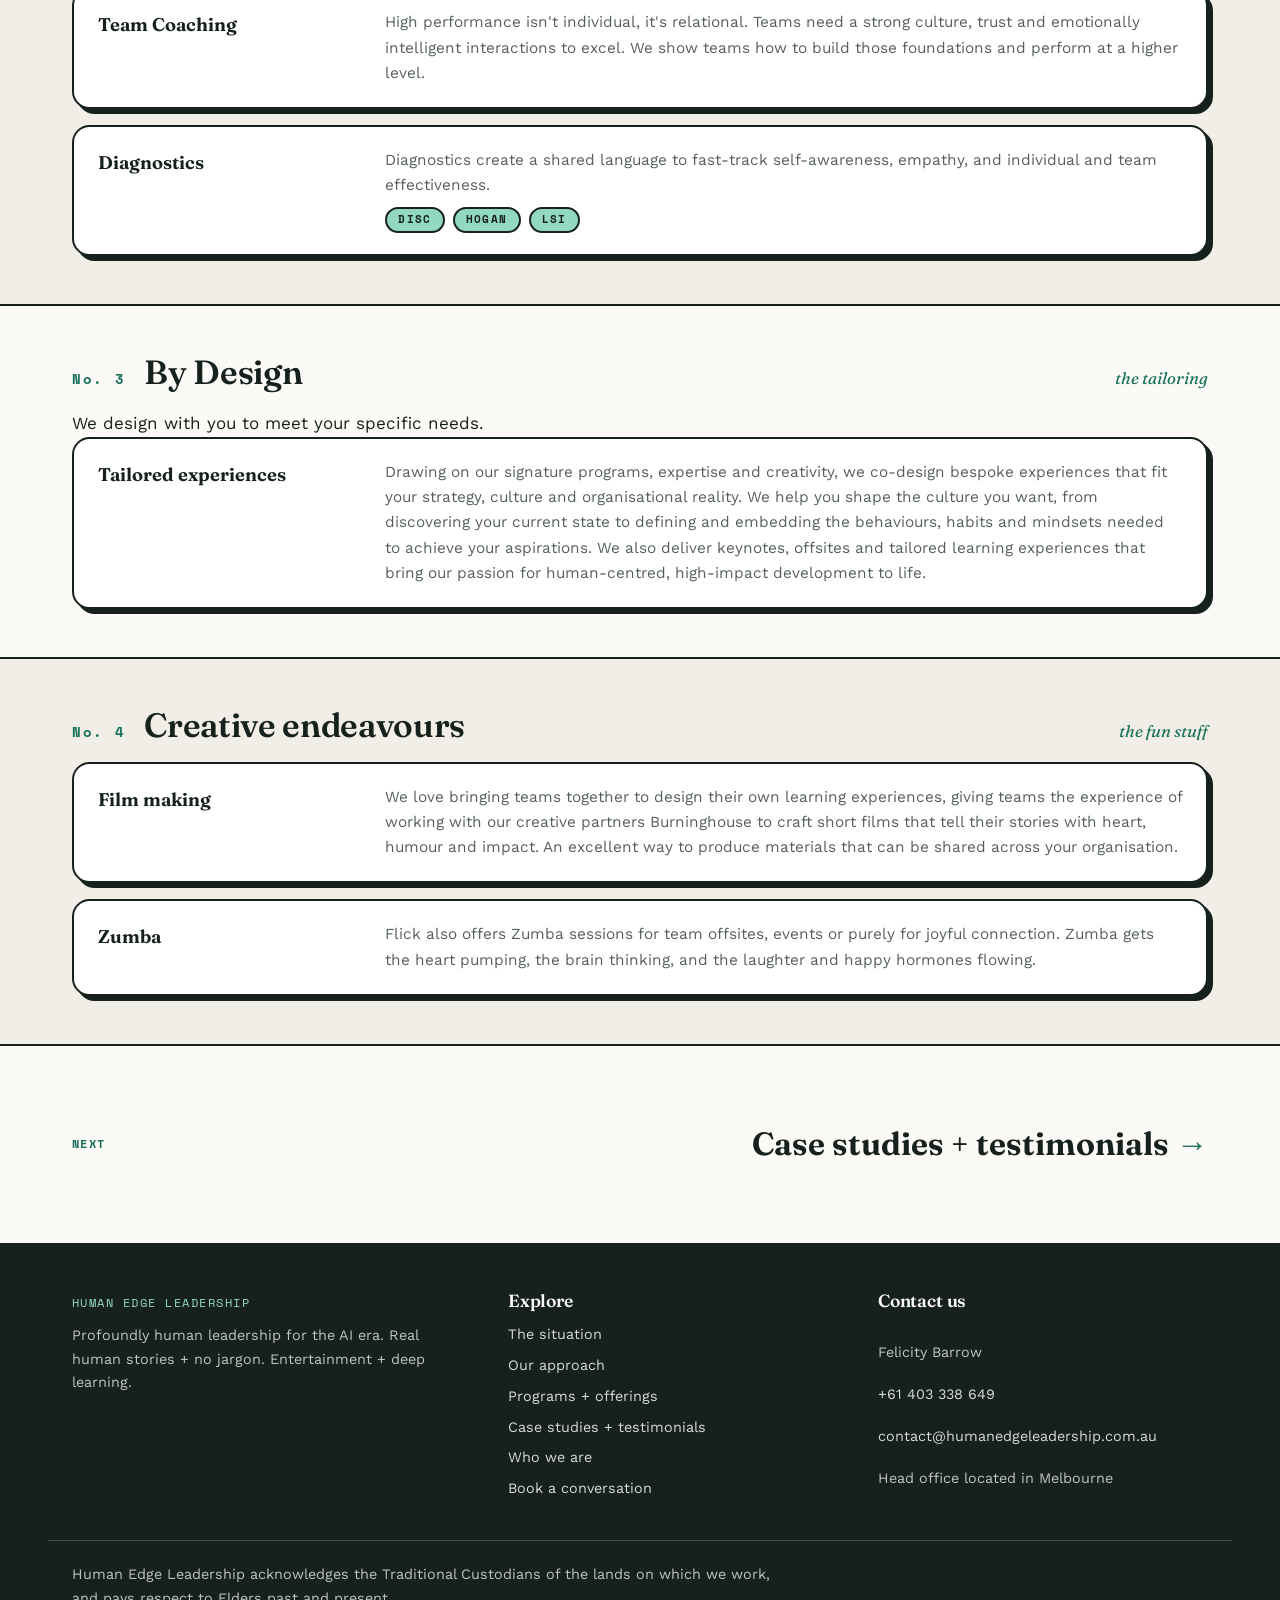
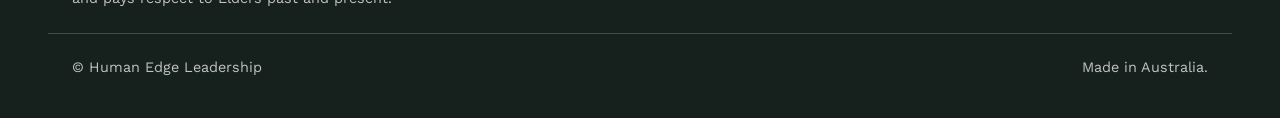
<file: programs.html>
<!DOCTYPE html>
<html lang="en-AU">
<head>
<meta charset="utf-8">
<meta name="viewport" content="width=device-width, initial-scale=1">
<title>Programs + offerings | Human Edge Leadership</title>
<meta name="description" content="Four ways to work with us: Signature Leadership Experiences, Coaching, By Design bespoke experiences and Creative endeavours.">
<link rel="canonical" href="https://humanedgeleadership.com.au/programs.html">
<meta property="og:type" content="website">
<meta property="og:site_name" content="Human Edge Leadership">
<meta property="og:title" content="Programs + offerings | Human Edge Leadership">
<meta property="og:description" content="Four ways to work with us: Signature Leadership Experiences, Coaching, By Design bespoke experiences and Creative endeavours.">
<meta property="og:url" content="https://humanedgeleadership.com.au/programs.html">
<meta property="og:image" content="https://humanedgeleadership.com.au/img/og-card.png">
<meta property="og:image:width" content="1200">
<meta property="og:image:height" content="630">
<meta name="twitter:card" content="summary_large_image">
<link rel="preconnect" href="https://fonts.googleapis.com">
<link rel="preconnect" href="https://fonts.gstatic.com" crossorigin>
<link href="https://fonts.googleapis.com/css2?family=Fraunces:ital,opsz,wght,SOFT,WONK@0,9..144,400..900,100,1;1,9..144,400..900,100,1&family=Work+Sans:ital,wght@0,400;0,500;0,600;1,400&family=Space+Mono:ital,wght@0,400;0,700;1,400&display=swap" rel="stylesheet">
<link rel="icon" href="data:image/svg+xml,%3Csvg xmlns=%22http://www.w3.org/2000/svg%22 viewBox=%220 0 32 32%22%3E%3Ccircle cx=%2216%22 cy=%2216%22 r=%2214%22 fill=%22%2393d9c2%22 stroke=%22%2316211d%22 stroke-width=%222.5%22/%3E%3Ctext x=%2216%22 y=%2222%22 font-family=%22monospace%22 font-size=%2217%22 font-weight=%22bold%22 text-anchor=%22middle%22 fill=%22%2316211d%22%3EH%3C/text%3E%3C/svg%3E">
<link rel="stylesheet" href="css/site.css">
</head>
<body>
<a class="skip" href="#main">Skip to content</a>

<header class="site">
  <div class="header-in">
    <a class="logo" href="index.html" aria-label="Human Edge Leadership, home"><span class="logo-mark" aria-hidden="true">H</span></a>
    <nav class="primary" id="site-nav" aria-label="Primary">
      <ul>
        <li><a href="the-situation.html">The situation</a></li>
        <li><a href="our-approach.html">Our approach</a></li>
        <li><a href="programs.html" aria-current="page">Programs + offerings</a></li>
        <li><a href="case-studies.html">Case studies + testimonials</a></li>
        <li><a href="who-we-are.html">Who we are</a></li>
        <li><a href="book.html">Book a conversation</a></li>
      </ul>
    </nav>
    <button class="nav-toggle" type="button" aria-expanded="false" aria-controls="site-nav" aria-label="Open menu">
      <span class="nav-toggle-box" aria-hidden="true"><span></span><span></span><span></span></span>
      <span class="nav-toggle-text" aria-hidden="true">Menu</span>
    </button>
  </div>
</header>

<main id="main">
  <section class="page-hero" aria-labelledby="page-h">
    <div class="wrap">
      <span class="part mono">Part 3 &middot; Programs + offerings</span>
      <h1 id="page-h">Four ways to work with us</h1>
    </div>
  </section>

  <section aria-label="The four clusters" style="padding-top: 1.5rem; padding-bottom: 3rem;">
    <div class="wrap">
      <div class="cluster-tiles">
        <a class="cluster-tile" href="#signature">
          <span class="num">Cluster 01</span>
          <h2>Signature Leadership Experiences</h2>
          <span class="mark">the flagship</span>
          <p>Immersive programs that help leaders master the enduring critical human skills.</p>
          <span class="go">See the programs &darr;</span>
        </a>
        <a class="cluster-tile" href="#coaching">
          <span class="num">Cluster 02</span>
          <h2>Coaching</h2>
          <span class="mark">the one-on-one</span>
          <p>A safe space to sharpen self-awareness, solve real problems and quiet the imposter syndrome.</p>
          <span class="go">See the options &darr;</span>
        </a>
        <a class="cluster-tile" href="#by-design">
          <span class="num">Cluster 03</span>
          <h2>By Design</h2>
          <span class="mark">the tailoring</span>
          <p>Bespoke experiences designed with you, for your strategy, culture and reality.</p>
          <span class="go">See how it works &darr;</span>
        </a>
        <a class="cluster-tile" href="#creative">
          <span class="num">Cluster 04</span>
          <h2>Creative endeavours</h2>
          <span class="mark">the fun stuff</span>
          <p>Film making with Burninghouse, and Zumba for joyful connection.</p>
          <span class="go">See the fun &darr;</span>
        </a>
      </div>
    </div>
  </section>

  <section aria-label="Ways to work with us" style="padding: 0;">
    <div class="ways">

      <article class="way cluster-band" id="signature" aria-labelledby="way1-h" style="border-top: 2.5px solid var(--ink); padding: 3rem 0;"><div class="wrap">
        <div class="way-head">
          <span class="num" aria-hidden="true"></span>
          <h2 id="way1-h">Signature Leadership Experiences</h2>
          <span class="mark">the flagship</span>
        </div>
        <p class="intro">Our immersive leadership programs help leaders master the enduring critical human skills. This stuff directly impacts culture and performance.</p>
        <div class="prog-list">
          <details class="prog">
            <summary>
              <h3>Leadership Skills You Can't Skip</h3>
              <span class="hint" aria-hidden="true"></span>
            </summary>
            <div class="prog-body">
              <p>Many leaders rise on technical skill, but leading humans is a different craft entirely. Designed for those newer to leadership, or leaders thrown in without formal development, this program builds the human fundamentals every leader needs, no matter how new or seasoned they are.</p>
              <p>Leaders learn to shape the habits that create trust, build connection, give meaningful feedback, foster psychological safety, develop their teams and lead inclusively, ensuring every person in a diverse workforce feels supported to reach their potential.</p>
              <p>Through immersive, film-based storytelling and experiential practice, leaders explore the human realities behind performance and culture. They leave with practical tools, deeper self-awareness and the confidence to lead humans well.</p>
              <p class="covers">What our programs cover (dependent on duration and modality):</p>
              <div class="chips">
                <span class="skill-chip mono">Transition to leadership</span>
                <span class="skill-chip mono">Imposter syndrome</span>
                <span class="skill-chip mono">Building trust</span>
                <span class="skill-chip mono">Psychological safety</span>
                <span class="skill-chip mono">Listening</span>
                <span class="skill-chip mono">Feedback</span>
                <span class="skill-chip mono">Difficult conversations</span>
                <span class="skill-chip mono">Managing conflict</span>
                <span class="skill-chip mono">Leading for neurodiversity</span>
                <span class="skill-chip mono">Coaching</span>
                <span class="skill-chip mono">Leading through change</span>
                <span class="skill-chip mono">Leadership habits</span>
                <span class="skill-chip mono">Your leadership values</span>
              </div>
              <p class="prog-cta"><a class="btn btn-mint" href="book.html">Book a conversation for the detail</a></p>
            </div>
          </details>
          <details class="prog">
            <summary>
              <h3>Presenters People Actually Want to Listen To</h3>
              <span class="hint" aria-hidden="true"></span>
            </summary>
            <div class="prog-body">
              <p>Fear of presenting never goes out of style, and neither do the confidently dull presenters draining our calendars. Scripted monotone speeches, an overwhelm of information and a lack of clarity make many presentations forgettable at best, and a frustrating waste of time at worst.</p>
              <p>This program helps presenters find their natural voice and confidence with techniques we know work. With great habits, effective planning and learning to leverage those presenter's nerves to your advantage, you can be impactful, entertain your audience, make your point and feel empowered while you do it.</p>
              <p>The ability to present yourself with confidence, think on the spot and communicate clearly are critical skills transferable to any setting. Our methodology is tried and tested.</p>
              <p class="prog-cta"><a class="btn btn-mint" href="book.html">Book a conversation for the detail</a></p>
            </div>
          </details>
          <details class="prog">
            <summary>
              <h3>The High-Impact Facilitator</h3>
              <span class="hint" aria-hidden="true"></span>
            </summary>
            <div class="prog-body">
              <p>Facilitation is wildly undervalued and rarely taught, which explains a lot about most meetings! Meetings are where culture lives and where innovation either ignites or dies.</p>
              <p>This program transforms leaders into expert facilitators who confidently lead meetings with presence, manage group dynamics and create safe environments for challenge and constructive conflict, ensuring meetings save time rather than waste it.</p>
              <p>Using film, storytelling and experiential practice, leaders experience what powerful facilitation feels like, and what it unlocks. They leave with the capability to run meetings that energise people, accelerate thinking and become the engine room of innovation.</p>
              <p class="prog-cta"><a class="btn btn-mint" href="book.html">Book a conversation for the detail</a></p>
            </div>
          </details>
        </div>
      </div></article>

      <article class="way cluster-band alt" id="coaching" aria-labelledby="way2-h" style="border-top: 2.5px solid var(--ink); padding: 3rem 0;"><div class="wrap">
        <div class="way-head">
          <span class="num" aria-hidden="true"></span>
          <h2 id="way2-h">Coaching</h2>
          <span class="mark">the one-on-one</span>
        </div>
        <p class="intro">Coaching provides a safe space to sharpen self-awareness, solve real problems and quiet the imposter syndrome.</p>
        <div class="simple-rows">
          <div class="simple-row">
            <h3>Personal Coaching</h3>
            <p>Allows leaders to reset and decompress, providing a sounding board, support and practical strategies to tackle the personal and human challenges they face in their role.</p>
          </div>
          <div class="simple-row">
            <h3>Team Coaching</h3>
            <p>High performance isn't individual, it's relational. Teams need a strong culture, trust and emotionally intelligent interactions to excel. We show teams how to build those foundations and perform at a higher level.</p>
          </div>
          <div class="simple-row">
            <h3>Diagnostics</h3>
            <div>
              <p>Diagnostics create a shared language to fast-track self-awareness, empathy, and individual and team effectiveness.</p>
              <div class="chips">
                <span class="skill-chip mono">DiSC</span>
                <span class="skill-chip mono">Hogan</span>
                <span class="skill-chip mono">LSI</span>
              </div>
            </div>
          </div>
        </div>
      </div></article>

      <article class="way cluster-band" id="by-design" aria-labelledby="way3-h" style="border-top: 2.5px solid var(--ink); padding: 3rem 0;"><div class="wrap">
        <div class="way-head">
          <span class="num" aria-hidden="true"></span>
          <h2 id="way3-h">By Design</h2>
          <span class="mark">the tailoring</span>
        </div>
        <p class="intro">We design with you to meet your specific needs.</p>
        <div class="simple-rows">
          <div class="simple-row">
            <h3>Tailored experiences</h3>
            <p>Drawing on our signature programs, expertise and creativity, we co-design bespoke experiences that fit your strategy, culture and organisational reality. We help you shape the culture you want, from discovering your current state to defining and embedding the behaviours, habits and mindsets needed to achieve your aspirations. We also deliver keynotes, offsites and tailored learning experiences that bring our passion for human-centred, high-impact development to life.</p>
          </div>
        </div>
      </div></article>

      <article class="way cluster-band alt" id="creative" aria-labelledby="way4-h" style="border-top: 2.5px solid var(--ink); padding: 3rem 0;"><div class="wrap">
        <div class="way-head">
          <span class="num" aria-hidden="true"></span>
          <h2 id="way4-h">Creative endeavours</h2>
          <span class="mark">the fun stuff</span>
        </div>
        <div class="simple-rows">
          <div class="simple-row">
            <h3>Film making</h3>
            <p>We love bringing teams together to design their own learning experiences, giving teams the experience of working with our creative partners Burninghouse to craft short films that tell their stories with heart, humour and impact. An excellent way to produce materials that can be shared across your organisation.</p>
          </div>
          <div class="simple-row">
            <h3>Zumba</h3>
            <p>Flick also offers Zumba sessions for team offsites, events or purely for joyful connection. Zumba gets the heart pumping, the brain thinking, and the laughter and happy hormones flowing.</p>
          </div>
        </div>
      </div></article>

    </div>
  </section>

  <section class="next-band" aria-label="Next page">
    <div class="wrap">
      <span class="label mono">Next</span>
      <a class="next" href="case-studies.html">Case studies + testimonials <span class="arrow" aria-hidden="true">&rarr;</span></a>
    </div>
  </section>
</main>

<footer class="site">
  <div class="footer-grid">
    <div>
      <span class="mono">Human Edge Leadership</span>
      <p style="margin-top: 0.6rem; max-width: 26rem;">Profoundly human leadership for the AI era. Real human stories + no jargon. Entertainment + deep learning.</p>
    </div>
    <div>
      <h2>Explore</h2>
      <ul>
        <li><a href="the-situation.html">The situation</a></li>
        <li><a href="our-approach.html">Our approach</a></li>
        <li><a href="programs.html">Programs + offerings</a></li>
        <li><a href="case-studies.html">Case studies + testimonials</a></li>
        <li><a href="who-we-are.html">Who we are</a></li>
        <li><a href="book.html">Book a conversation</a></li>
      </ul>
    </div>
    <div class="footer-contact">
      <h2>Contact us</h2>
      <span>Felicity Barrow</span>
      <span><a href="tel:+61403338649">+61 403 338 649</a></span>
      <span><a href="mailto:contact@humanedgeleadership.com.au">contact@humanedgeleadership.com.au</a></span>
      <span>Head office located in Melbourne</span>
    </div>
  </div>
  <div class="footer-ack">
    <p>Human Edge Leadership acknowledges the Traditional Custodians of the lands on which we work, and pays respect to Elders past and present.</p>
  </div>
  <div class="footer-base">
    <span>&copy; Human Edge Leadership</span>
    <span>Made in Australia.</span>
  </div>
</footer>
<script src="js/nav.js" defer></script>
</body>
</html>
</file>
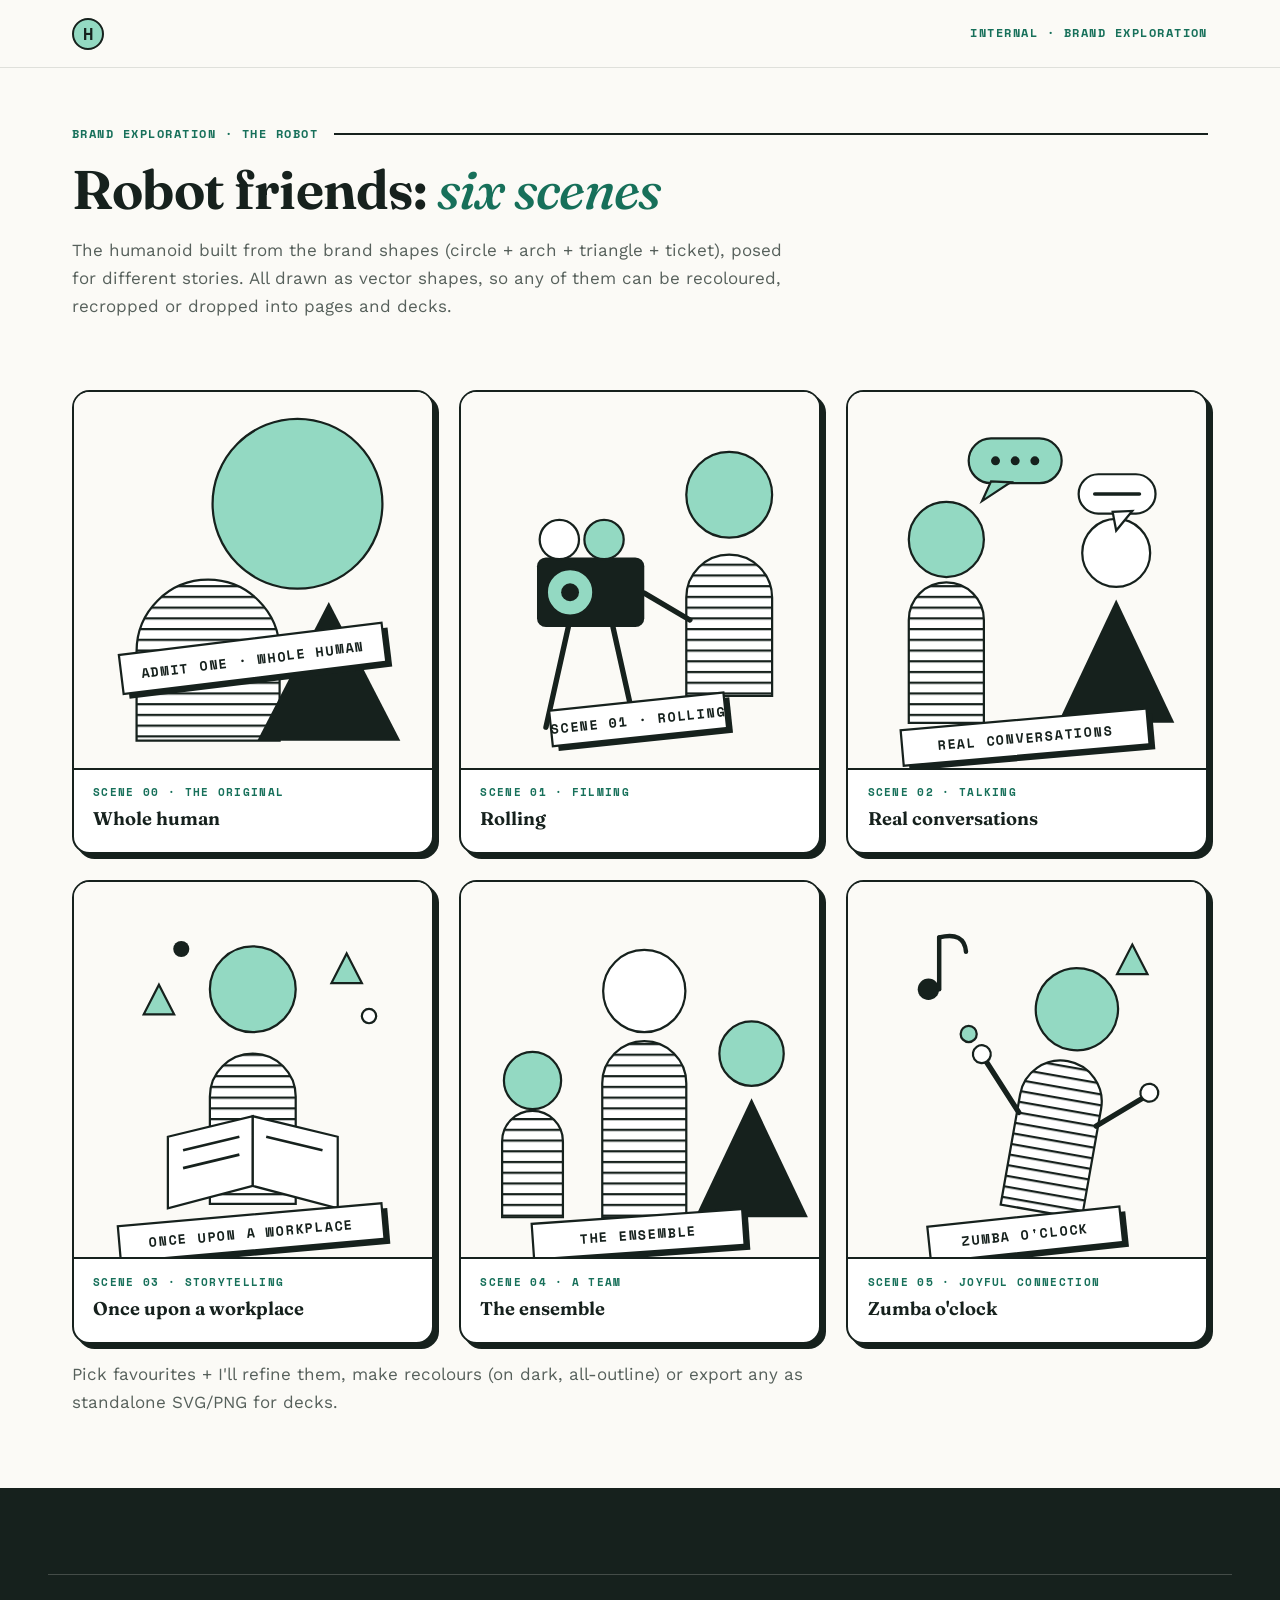
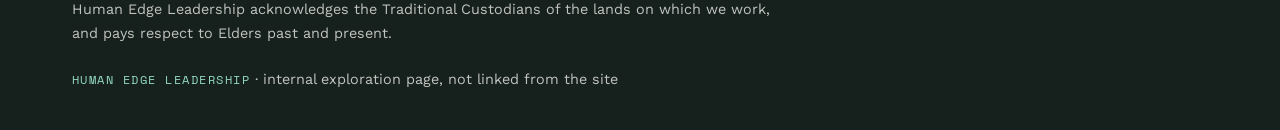
<file: robots.html>
<!DOCTYPE html>
<html lang="en-AU">
<head>
<meta charset="utf-8">
<meta name="robots" content="noindex, nofollow">
<meta name="viewport" content="width=device-width, initial-scale=1">
<title>Robot friends | Human Edge Leadership</title>
<link rel="preconnect" href="https://fonts.googleapis.com">
<link rel="preconnect" href="https://fonts.gstatic.com" crossorigin>
<link href="https://fonts.googleapis.com/css2?family=Fraunces:ital,opsz,wght,SOFT,WONK@0,9..144,400..900,100,1;1,9..144,400..900,100,1&family=Work+Sans:ital,wght@0,400;0,500;0,600;1,400&family=Space+Mono:ital,wght@0,400;0,700;1,400&display=swap" rel="stylesheet">
<link rel="icon" href="data:image/svg+xml,%3Csvg xmlns=%22http://www.w3.org/2000/svg%22 viewBox=%220 0 32 32%22%3E%3Ccircle cx=%2216%22 cy=%2216%22 r=%2214%22 fill=%22%2393d9c2%22 stroke=%22%2316211d%22 stroke-width=%222.5%22/%3E%3Ctext x=%2216%22 y=%2222%22 font-family=%22monospace%22 font-size=%2217%22 font-weight=%22bold%22 text-anchor=%22middle%22 fill=%22%2316211d%22%3EH%3C/text%3E%3C/svg%3E">
<link rel="stylesheet" href="css/site.css">
<style>
  .bot-grid {
    display: grid;
    grid-template-columns: repeat(auto-fit, minmax(300px, 1fr));
    gap: 1.6rem;
    margin-top: 2.4rem;
  }
  .bot-card {
    background: #fff;
    border: 2.5px solid var(--ink);
    border-radius: 1.1rem;
    box-shadow: 5px 5px 0 var(--ink);
    overflow: hidden;
    display: flex;
    flex-direction: column;
    margin: 0;
  }
  .bot-card svg { display: block; width: 100%; height: auto; background: var(--paper); border-bottom: 2.5px solid var(--ink); }
  .bot-card figcaption {
    padding: 0.9rem 1.2rem 1.1rem;
    display: grid;
    gap: 0.15rem;
  }
  .bot-card figcaption .mono { color: var(--mint-deep); font-weight: 700; font-size: 0.68rem; }
  .bot-card figcaption .t { font-family: 'Fraunces', serif; font-weight: 650; font-size: 1.15rem; }
  .bot-note { max-width: 46rem; color: var(--grey); margin-top: 1rem; }
  .ticket-text { font-family: 'Space Mono', monospace; font-size: 15px; font-weight: 700; letter-spacing: 2px; fill: #16211d; }
</style>
</head>
<body>
<a class="skip" href="#main">Skip to content</a>

<header class="site">
  <div class="header-in">
    <a class="logo" href="index.html" aria-label="Human Edge Leadership, home"><span class="logo-mark" aria-hidden="true">H</span></a>
    <span class="mono" style="color: var(--mint-deep); font-weight: 700;">Internal · brand exploration</span>
  </div>
</header>

<!-- shared stripe pattern for all robots -->
<svg width="0" height="0" style="position:absolute" aria-hidden="true">
  <defs>
    <pattern id="stripes" width="12" height="12" patternUnits="userSpaceOnUse">
      <rect width="12" height="12" fill="#ffffff"/>
      <rect width="12" height="2.5" fill="#16211d"/>
    </pattern>
  </defs>
</svg>

<main id="main">
  <section class="page-hero" aria-labelledby="page-h">
    <div class="wrap">
      <span class="part mono">Brand exploration &middot; the robot</span>
      <h1 id="page-h">Robot friends: <em>six scenes</em></h1>
      <p class="bot-note">The humanoid built from the brand shapes (circle + arch + triangle + ticket), posed for different stories. All drawn as vector shapes, so any of them can be recoloured, recropped or dropped into pages and decks.</p>
    </div>
  </section>

  <section style="padding-top: 1rem;">
    <div class="wrap">
      <div class="bot-grid">

        <figure class="bot-card">
          <svg viewBox="0 0 400 420" role="img" aria-label="The original robot: mint circle head, striped arch body, ink triangle, with an admit one ticket across the front">
            <circle cx="250" cy="125" r="95" fill="#93d9c2" stroke="#16211d" stroke-width="2.5"/>
            <path d="M 70 390 L 70 290 A 80 80 0 0 1 230 290 L 230 390 Z" fill="url(#stripes)" stroke="#16211d" stroke-width="2.5"/>
            <path d="M 285 235 L 365 390 L 205 390 Z" fill="#16211d"/>
            <g transform="rotate(-7 200 300)">
              <rect x="58" y="282" width="296" height="44" fill="#16211d"/>
              <rect x="52" y="276" width="296" height="44" fill="#ffffff" stroke="#16211d" stroke-width="2.5"/>
              <text x="200" y="305" text-anchor="middle" class="ticket-text">ADMIT ONE &#183; WHOLE HUMAN</text>
            </g>
          </svg>
          <figcaption><span class="mono">Scene 00 &middot; The original</span><span class="t">Whole human</span></figcaption>
        </figure>

        <figure class="bot-card">
          <svg viewBox="0 0 400 420" role="img" aria-label="Robot operating a film camera on a tripod">
            <circle cx="300" cy="115" r="48" fill="#93d9c2" stroke="#16211d" stroke-width="2.5"/>
            <path d="M 252 340 L 252 230 A 48 48 0 0 1 348 230 L 348 340 Z" fill="url(#stripes)" stroke="#16211d" stroke-width="2.5"/>
            <!-- arm to camera -->
            <line x1="256" y1="255" x2="205" y2="225" stroke="#16211d" stroke-width="6" stroke-linecap="round"/>
            <!-- camera body + mint lens + top reel circles -->
            <rect x="85" y="185" width="120" height="78" rx="10" fill="#16211d"/>
            <circle cx="122" cy="224" r="26" fill="#93d9c2" stroke="#16211d" stroke-width="2.5"/>
            <circle cx="122" cy="224" r="10" fill="#16211d"/>
            <circle cx="110" cy="165" r="22" fill="#ffffff" stroke="#16211d" stroke-width="2.5"/>
            <circle cx="160" cy="165" r="22" fill="#93d9c2" stroke="#16211d" stroke-width="2.5"/>
            <!-- tripod -->
            <line x1="120" y1="263" x2="95" y2="375" stroke="#16211d" stroke-width="6" stroke-linecap="round"/>
            <line x1="170" y1="263" x2="195" y2="375" stroke="#16211d" stroke-width="6" stroke-linecap="round"/>
            <g transform="rotate(-6 200 365)">
              <rect x="106" y="352" width="196" height="40" fill="#16211d"/>
              <rect x="100" y="346" width="196" height="40" fill="#ffffff" stroke="#16211d" stroke-width="2.5"/>
              <text x="198" y="372" text-anchor="middle" class="ticket-text" font-size="13">SCENE 01 &#183; ROLLING</text>
            </g>
          </svg>
          <figcaption><span class="mono">Scene 01 &middot; Filming</span><span class="t">Rolling</span></figcaption>
        </figure>

        <figure class="bot-card">
          <svg viewBox="0 0 400 420" role="img" aria-label="Two robots in conversation with speech bubbles">
            <!-- left robot -->
            <circle cx="110" cy="165" r="42" fill="#93d9c2" stroke="#16211d" stroke-width="2.5"/>
            <path d="M 68 370 L 68 255 A 42 42 0 0 1 152 255 L 152 370 Z" fill="url(#stripes)" stroke="#16211d" stroke-width="2.5"/>
            <!-- right robot: triangle body, open circle head -->
            <circle cx="300" cy="180" r="38" fill="#ffffff" stroke="#16211d" stroke-width="2.5"/>
            <path d="M 300 232 L 365 370 L 235 370 Z" fill="#16211d"/>
            <!-- speech bubbles -->
            <g>
              <rect x="135" y="52" width="104" height="50" rx="25" fill="#93d9c2" stroke="#16211d" stroke-width="2.5"/>
              <path d="M 160 100 L 150 122 L 182 101 Z" fill="#93d9c2" stroke="#16211d" stroke-width="2.5"/>
              <circle cx="165" cy="77" r="5" fill="#16211d"/>
              <circle cx="187" cy="77" r="5" fill="#16211d"/>
              <circle cx="209" cy="77" r="5" fill="#16211d"/>
            </g>
            <g>
              <rect x="258" y="92" width="86" height="44" rx="22" fill="#ffffff" stroke="#16211d" stroke-width="2.5"/>
              <path d="M 296 134 L 300 155 L 318 133 Z" fill="#ffffff" stroke="#16211d" stroke-width="2.5"/>
              <line x1="276" y1="114" x2="326" y2="114" stroke="#16211d" stroke-width="4" stroke-linecap="round"/>
            </g>
            <g transform="rotate(-5 200 385)">
              <rect x="66" y="372" width="276" height="40" fill="#16211d"/>
              <rect x="60" y="366" width="276" height="40" fill="#ffffff" stroke="#16211d" stroke-width="2.5"/>
              <text x="198" y="392" text-anchor="middle" class="ticket-text" font-size="13">REAL CONVERSATIONS</text>
            </g>
          </svg>
          <figcaption><span class="mono">Scene 02 &middot; Talking</span><span class="t">Real conversations</span></figcaption>
        </figure>

        <figure class="bot-card">
          <svg viewBox="0 0 400 420" role="img" aria-label="Robot reading from an open book with stars rising">
            <circle cx="200" cy="120" r="48" fill="#93d9c2" stroke="#16211d" stroke-width="2.5"/>
            <path d="M 152 360 L 152 240 A 48 48 0 0 1 248 240 L 248 360 Z" fill="url(#stripes)" stroke="#16211d" stroke-width="2.5"/>
            <!-- open book -->
            <path d="M 105 285 L 200 262 L 200 340 L 105 365 Z" fill="#ffffff" stroke="#16211d" stroke-width="2.5"/>
            <path d="M 295 285 L 200 262 L 200 340 L 295 365 Z" fill="#ffffff" stroke="#16211d" stroke-width="2.5"/>
            <line x1="122" y1="300" x2="185" y2="285" stroke="#16211d" stroke-width="3"/>
            <line x1="122" y1="320" x2="185" y2="305" stroke="#16211d" stroke-width="3"/>
            <line x1="215" y1="285" x2="278" y2="300" stroke="#16211d" stroke-width="3"/>
            <!-- rising story sparks -->
            <path d="M 95 115 L 112 148 L 78 148 Z" fill="#93d9c2" stroke="#16211d" stroke-width="2.5"/>
            <circle cx="120" cy="75" r="9" fill="#16211d"/>
            <path d="M 305 80 L 322 113 L 288 113 Z" fill="#93d9c2" stroke="#16211d" stroke-width="2.5"/>
            <circle cx="330" cy="150" r="8" fill="#ffffff" stroke="#16211d" stroke-width="2.5"/>
            <g transform="rotate(-5 200 390)">
              <rect x="56" y="378" width="296" height="40" fill="#16211d"/>
              <rect x="50" y="372" width="296" height="40" fill="#ffffff" stroke="#16211d" stroke-width="2.5"/>
              <text x="198" y="398" text-anchor="middle" class="ticket-text" font-size="13">ONCE UPON A WORKPLACE</text>
            </g>
          </svg>
          <figcaption><span class="mono">Scene 03 &middot; Storytelling</span><span class="t">Once upon a workplace</span></figcaption>
        </figure>

        <figure class="bot-card">
          <svg viewBox="0 0 400 420" role="img" aria-label="A team of three robots of different shapes standing together">
            <!-- small robot -->
            <circle cx="80" cy="222" r="32" fill="#93d9c2" stroke="#16211d" stroke-width="2.5"/>
            <path d="M 46 375 L 46 290 A 34 34 0 0 1 114 290 L 114 375 Z" fill="url(#stripes)" stroke="#16211d" stroke-width="2.5"/>
            <!-- tall robot -->
            <circle cx="205" cy="122" r="46" fill="#ffffff" stroke="#16211d" stroke-width="2.5"/>
            <path d="M 158 375 L 158 225 A 47 47 0 0 1 252 225 L 252 375 Z" fill="url(#stripes)" stroke="#16211d" stroke-width="2.5"/>
            <!-- triangle robot -->
            <circle cx="325" cy="192" r="36" fill="#93d9c2" stroke="#16211d" stroke-width="2.5"/>
            <path d="M 325 242 L 388 375 L 262 375 Z" fill="#16211d"/>
            <g transform="rotate(-4 200 392)">
              <rect x="86" y="380" width="236" height="40" fill="#16211d"/>
              <rect x="80" y="374" width="236" height="40" fill="#ffffff" stroke="#16211d" stroke-width="2.5"/>
              <text x="198" y="400" text-anchor="middle" class="ticket-text" font-size="13">THE ENSEMBLE</text>
            </g>
          </svg>
          <figcaption><span class="mono">Scene 04 &middot; A team</span><span class="t">The ensemble</span></figcaption>
        </figure>

        <figure class="bot-card">
          <svg viewBox="0 0 400 420" role="img" aria-label="Robot dancing with music notes, body tilted mid-move">
            <!-- music notes -->
            <circle cx="90" cy="120" r="12" fill="#16211d"/>
            <line x1="102" y1="120" x2="102" y2="62" stroke="#16211d" stroke-width="5" stroke-linecap="round"/>
            <path d="M 102 62 Q 130 55 132 78" fill="none" stroke="#16211d" stroke-width="5" stroke-linecap="round"/>
            <circle cx="135" cy="170" r="9" fill="#93d9c2" stroke="#16211d" stroke-width="2.5"/>
            <path d="M 318 70 L 335 103 L 301 103 Z" fill="#93d9c2" stroke="#16211d" stroke-width="2.5"/>
            <!-- tilted dancing robot -->
            <g transform="rotate(10 230 290)">
              <circle cx="230" cy="140" r="46" fill="#93d9c2" stroke="#16211d" stroke-width="2.5"/>
              <path d="M 184 370 L 184 245 A 46 46 0 0 1 276 245 L 276 370 Z" fill="url(#stripes)" stroke="#16211d" stroke-width="2.5"/>
              <!-- arms up -->
              <line x1="186" y1="265" x2="140" y2="215" stroke="#16211d" stroke-width="6" stroke-linecap="round"/>
              <line x1="274" y1="265" x2="320" y2="225" stroke="#16211d" stroke-width="6" stroke-linecap="round"/>
              <circle cx="134" cy="208" r="10" fill="#ffffff" stroke="#16211d" stroke-width="2.5"/>
              <circle cx="326" cy="218" r="10" fill="#ffffff" stroke="#16211d" stroke-width="2.5"/>
            </g>
            <g transform="rotate(-6 200 392)">
              <rect x="96" y="380" width="216" height="40" fill="#16211d"/>
              <rect x="90" y="374" width="216" height="40" fill="#ffffff" stroke="#16211d" stroke-width="2.5"/>
              <text x="198" y="400" text-anchor="middle" class="ticket-text" font-size="13">ZUMBA O'CLOCK</text>
            </g>
          </svg>
          <figcaption><span class="mono">Scene 05 &middot; Joyful connection</span><span class="t">Zumba o'clock</span></figcaption>
        </figure>

      </div>
      <p class="bot-note">Pick favourites + I'll refine them, make recolours (on dark, all-outline) or export any as standalone SVG/PNG for decks.</p>
    </div>
  </section>
</main>

<footer class="site">
  <div class="footer-ack">
    <p>Human Edge Leadership acknowledges the Traditional Custodians of the lands on which we work, and pays respect to Elders past and present.</p>
  </div>
  <div class="footer-base" style="margin-top: 0; border-top: none;">
    <span><span class="mono">Human Edge Leadership</span> &middot; internal exploration page, not linked from the site</span>
  </div>
</footer>
</body>
</html>
</file>
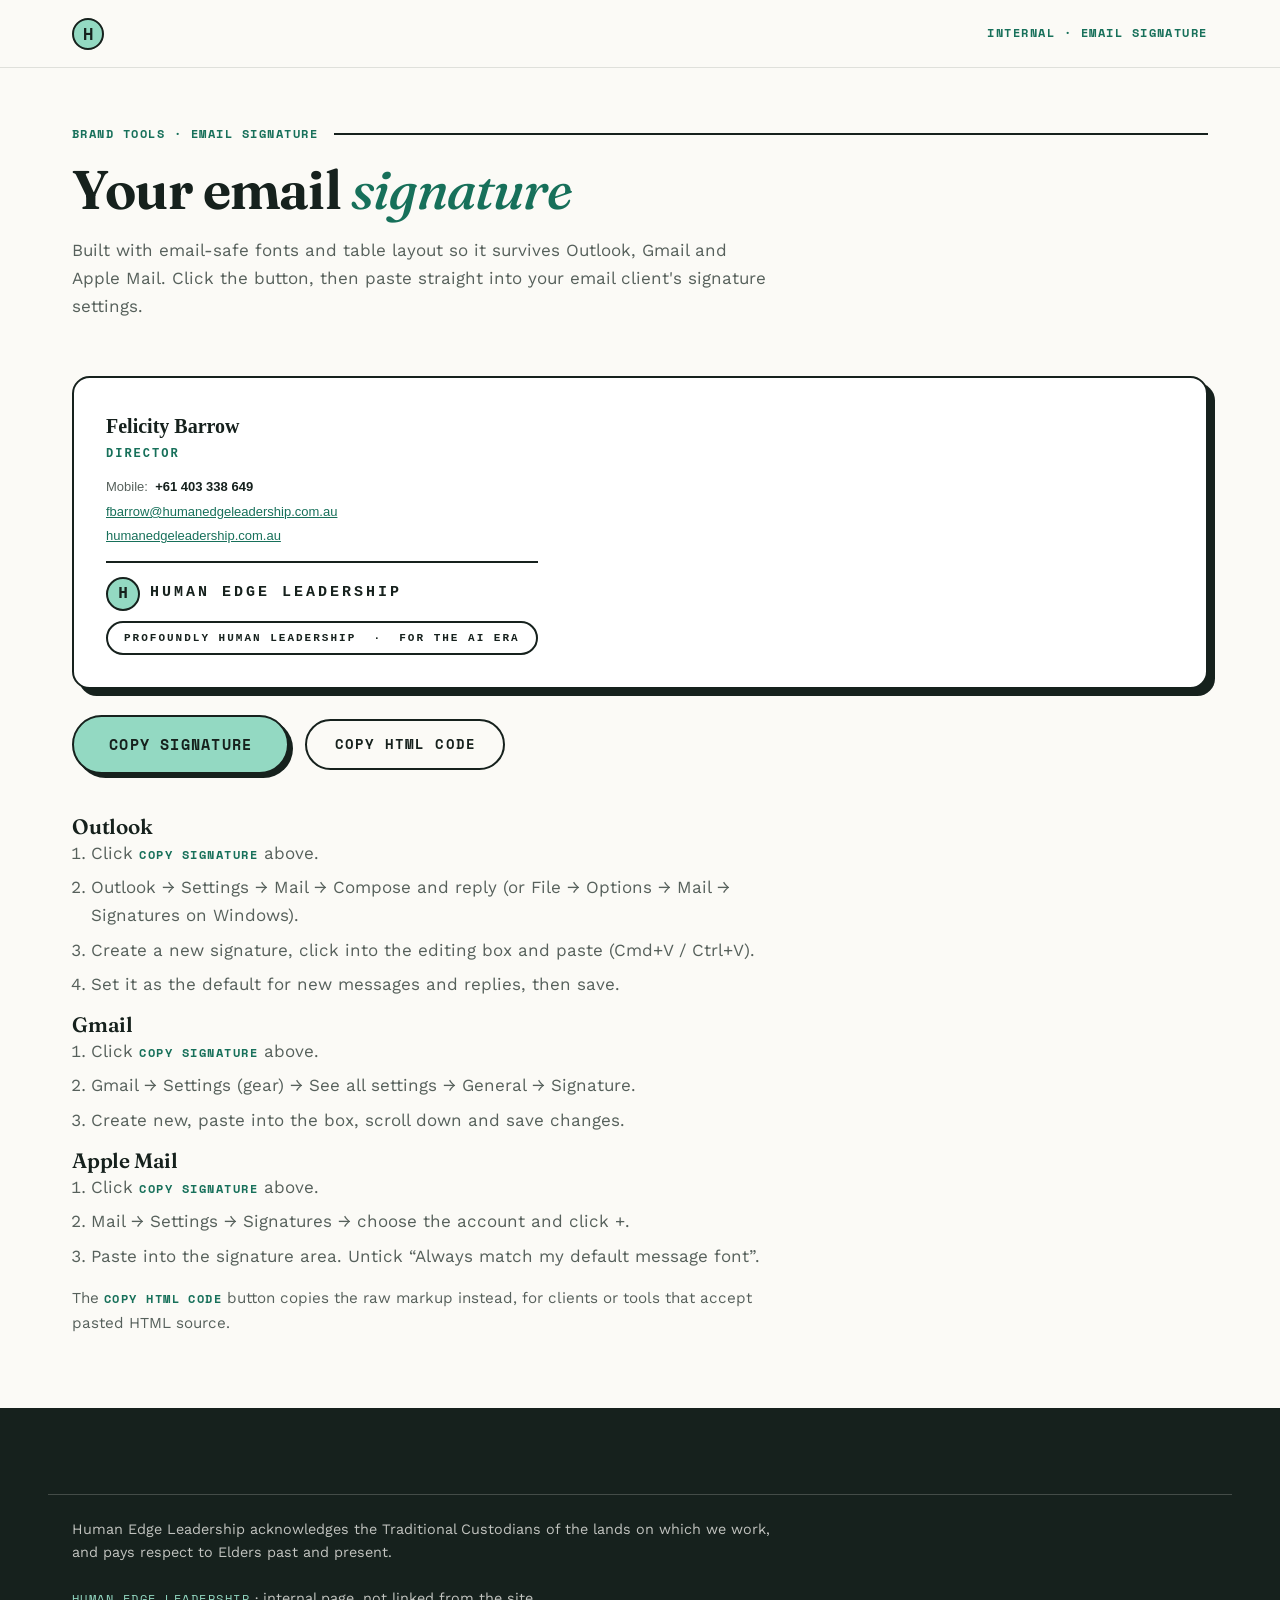
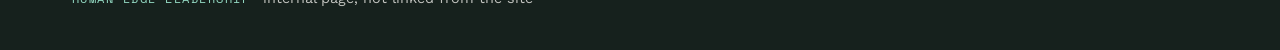
<file: signature.html>
<!DOCTYPE html>
<html lang="en-AU">
<head>
<meta charset="utf-8">
<meta name="robots" content="noindex, nofollow">
<meta name="viewport" content="width=device-width, initial-scale=1">
<title>Email signature | Human Edge Leadership</title>
<link rel="preconnect" href="https://fonts.googleapis.com">
<link rel="preconnect" href="https://fonts.gstatic.com" crossorigin>
<link href="https://fonts.googleapis.com/css2?family=Fraunces:ital,opsz,wght,SOFT,WONK@0,9..144,400..900,100,1;1,9..144,400..900,100,1&family=Work+Sans:ital,wght@0,400;0,500;0,600;1,400&family=Space+Mono:ital,wght@0,400;0,700;1,400&display=swap" rel="stylesheet">
<link rel="icon" href="data:image/svg+xml,%3Csvg xmlns=%22http://www.w3.org/2000/svg%22 viewBox=%220 0 32 32%22%3E%3Ccircle cx=%2216%22 cy=%2216%22 r=%2214%22 fill=%22%2393d9c2%22 stroke=%22%2316211d%22 stroke-width=%222.5%22/%3E%3Ctext x=%2216%22 y=%2222%22 font-family=%22monospace%22 font-size=%2217%22 font-weight=%22bold%22 text-anchor=%22middle%22 fill=%22%2316211d%22%3EH%3C/text%3E%3C/svg%3E">
<link rel="stylesheet" href="css/site.css">
<style>
  .sig-stage {
    background: #fff;
    border: 2.5px solid var(--ink);
    border-radius: 1.1rem;
    box-shadow: 7px 7px 0 var(--ink);
    padding: 2rem;
    margin-top: 2rem;
    overflow-x: auto;
  }
  .sig-actions { display: flex; gap: 1rem; flex-wrap: wrap; align-items: center; margin-top: 1.6rem; }
  .copied-note {
    display: none;
    font-family: 'Space Mono', monospace;
    font-size: 0.78rem;
    font-weight: 700;
    letter-spacing: 0.1em;
    text-transform: uppercase;
    color: var(--mint-deep);
  }
  .copied-note.show { display: inline; }
  .howto { margin-top: 2.6rem; display: grid; gap: 1rem; max-width: 46rem; }
  .howto h2 { font-size: 1.3rem; }
  .howto ol { margin-left: 1.2rem; color: var(--grey); display: grid; gap: 0.4rem; }
  .howto .mono { color: var(--mint-deep); font-weight: 700; }
</style>
</head>
<body>
<a class="skip" href="#main">Skip to content</a>

<header class="site">
  <div class="header-in">
    <a class="logo" href="index.html" aria-label="Human Edge Leadership, home"><span class="logo-mark" aria-hidden="true">H</span></a>
    <span class="mono" style="color: var(--mint-deep); font-weight: 700;">Internal &middot; email signature</span>
  </div>
</header>

<main id="main">
  <section class="page-hero" aria-labelledby="page-h">
    <div class="wrap">
      <span class="part mono">Brand tools &middot; email signature</span>
      <h1 id="page-h">Your email <em>signature</em></h1>
      <p style="max-width: 44rem; color: var(--grey); margin-top: 1rem;">Built with email-safe fonts and table layout so it survives Outlook, Gmail and Apple Mail. Click the button, then paste straight into your email client's signature settings.</p>
    </div>
  </section>

  <section style="padding-top: 0.5rem;">
    <div class="wrap">

      <div class="sig-stage">
        <!-- ============ SIGNATURE START (email-safe markup) ============ -->
        <div id="signature">
          <table cellpadding="0" cellspacing="0" border="0" style="border-collapse: collapse; font-family: 'Courier New', Courier, monospace;">
            <tr>
              <td style="padding: 0 0 14px 0;">
                <table cellpadding="0" cellspacing="0" border="0" style="border-collapse: collapse;">
                  <tr>
                    <td style="font-family: Georgia, 'Times New Roman', serif; font-size: 20px; font-weight: bold; color: #16211d; padding: 0 0 2px 0;">Felicity Barrow</td>
                  </tr>
                  <tr>
                    <td style="font-family: 'Courier New', Courier, monospace; font-size: 12px; font-weight: bold; letter-spacing: 2px; color: #17705a; padding: 0 0 12px 0;">DIRECTOR</td>
                  </tr>
                  <tr>
                    <td style="font-family: Arial, Helvetica, sans-serif; font-size: 13px; color: #16211d; padding: 0 0 3px 0;">
                      <span style="color: #56605b;">Mobile:</span>&nbsp;
                      <a href="tel:+61403338649" style="color: #16211d; text-decoration: none; font-weight: bold;">+61 403 338 649</a>
                    </td>
                  </tr>
                  <tr>
                    <td style="font-family: Arial, Helvetica, sans-serif; font-size: 13px; padding: 0 0 3px 0;">
                      <a href="mailto:fbarrow@humanedgeleadership.com.au" style="color: #17705a; text-decoration: underline;">fbarrow@humanedgeleadership.com.au</a>
                    </td>
                  </tr>
                  <tr>
                    <td style="font-family: Arial, Helvetica, sans-serif; font-size: 13px; padding: 0;">
                      <a href="https://humanedgeleadership.com.au" style="color: #17705a; text-decoration: underline;">humanedgeleadership.com.au</a>
                    </td>
                  </tr>
                </table>
              </td>
            </tr>
            <tr>
              <td style="border-top: 2px solid #16211d; padding: 14px 0 0 0;">
                <table cellpadding="0" cellspacing="0" border="0" style="border-collapse: separate;">
                  <tr>
                    <td width="34" height="34" align="center" valign="middle" style="background-color: #93d9c2; border: 2px solid #16211d; border-radius: 50%; width: 34px; height: 34px; font-family: 'Courier New', Courier, monospace; font-size: 16px; font-weight: bold; color: #16211d; text-align: center;">H</td>
                    <td style="padding: 0 0 0 10px; font-family: 'Courier New', Courier, monospace; font-size: 15px; font-weight: bold; letter-spacing: 3px; color: #16211d; white-space: nowrap;">HUMAN&nbsp;EDGE&nbsp;LEADERSHIP</td>
                  </tr>
                </table>
              </td>
            </tr>
            <tr>
              <td style="padding: 10px 0 0 0;">
                <table cellpadding="0" cellspacing="0" border="0" style="border-collapse: separate;">
                  <tr>
                    <td style="border: 2px solid #16211d; border-radius: 999px; padding: 6px 16px; font-family: 'Courier New', Courier, monospace; font-size: 11px; font-weight: bold; letter-spacing: 2px; color: #16211d; white-space: nowrap;">PROFOUNDLY&nbsp;HUMAN&nbsp;LEADERSHIP&nbsp;&nbsp;&middot;&nbsp;&nbsp;FOR&nbsp;THE&nbsp;AI&nbsp;ERA</td>
                  </tr>
                </table>
              </td>
            </tr>
          </table>
        </div>
        <!-- ============ SIGNATURE END ============ -->
      </div>

      <div class="sig-actions">
        <button class="btn btn-mint btn-big" id="copy-rich" type="button">Copy signature</button>
        <button class="btn btn-ghost" id="copy-html" type="button">Copy HTML code</button>
        <span class="copied-note" id="copied-note" role="status">Copied!</span>
      </div>

      <div class="howto">
        <div>
          <h2>Outlook</h2>
          <ol>
            <li>Click <span class="mono">Copy signature</span> above.</li>
            <li>Outlook &rarr; Settings &rarr; Mail &rarr; Compose and reply (or File &rarr; Options &rarr; Mail &rarr; Signatures on Windows).</li>
            <li>Create a new signature, click into the editing box and paste (Cmd+V / Ctrl+V).</li>
            <li>Set it as the default for new messages and replies, then save.</li>
          </ol>
        </div>
        <div>
          <h2>Gmail</h2>
          <ol>
            <li>Click <span class="mono">Copy signature</span> above.</li>
            <li>Gmail &rarr; Settings (gear) &rarr; See all settings &rarr; General &rarr; Signature.</li>
            <li>Create new, paste into the box, scroll down and save changes.</li>
          </ol>
        </div>
        <div>
          <h2>Apple Mail</h2>
          <ol>
            <li>Click <span class="mono">Copy signature</span> above.</li>
            <li>Mail &rarr; Settings &rarr; Signatures &rarr; choose the account and click +.</li>
            <li>Paste into the signature area. Untick &ldquo;Always match my default message font&rdquo;.</li>
          </ol>
        </div>
        <p style="color: var(--grey); font-size: 0.95rem;">The <span class="mono" style="font-size: 0.75rem;">Copy HTML code</span> button copies the raw markup instead, for clients or tools that accept pasted HTML source.</p>
      </div>

    </div>
  </section>
</main>

<footer class="site">
  <div class="footer-ack">
    <p>Human Edge Leadership acknowledges the Traditional Custodians of the lands on which we work, and pays respect to Elders past and present.</p>
  </div>
  <div class="footer-base" style="margin-top: 0; border-top: none;">
    <span><span class="mono">Human Edge Leadership</span> &middot; internal page, not linked from the site</span>
  </div>
</footer>

<script>
  (function () {
    var note = document.getElementById("copied-note");
    function flash() {
      note.classList.add("show");
      setTimeout(function () { note.classList.remove("show"); }, 2500);
    }
    document.getElementById("copy-rich").addEventListener("click", function () {
      var sig = document.getElementById("signature");
      var html = sig.innerHTML;
      var plain = sig.innerText;
      if (navigator.clipboard && window.ClipboardItem) {
        navigator.clipboard.write([
          new ClipboardItem({
            "text/html": new Blob([html], { type: "text/html" }),
            "text/plain": new Blob([plain], { type: "text/plain" })
          })
        ]).then(flash, fallback);
      } else {
        fallback();
      }
      function fallback() {
        var range = document.createRange();
        range.selectNodeContents(sig);
        var sel = window.getSelection();
        sel.removeAllRanges();
        sel.addRange(range);
        document.execCommand("copy");
        sel.removeAllRanges();
        flash();
      }
    });
    document.getElementById("copy-html").addEventListener("click", function () {
      var html = document.getElementById("signature").innerHTML.trim();
      if (navigator.clipboard) {
        navigator.clipboard.writeText(html).then(flash);
      }
    });
  })();
</script>
</body>
</html>
</file>
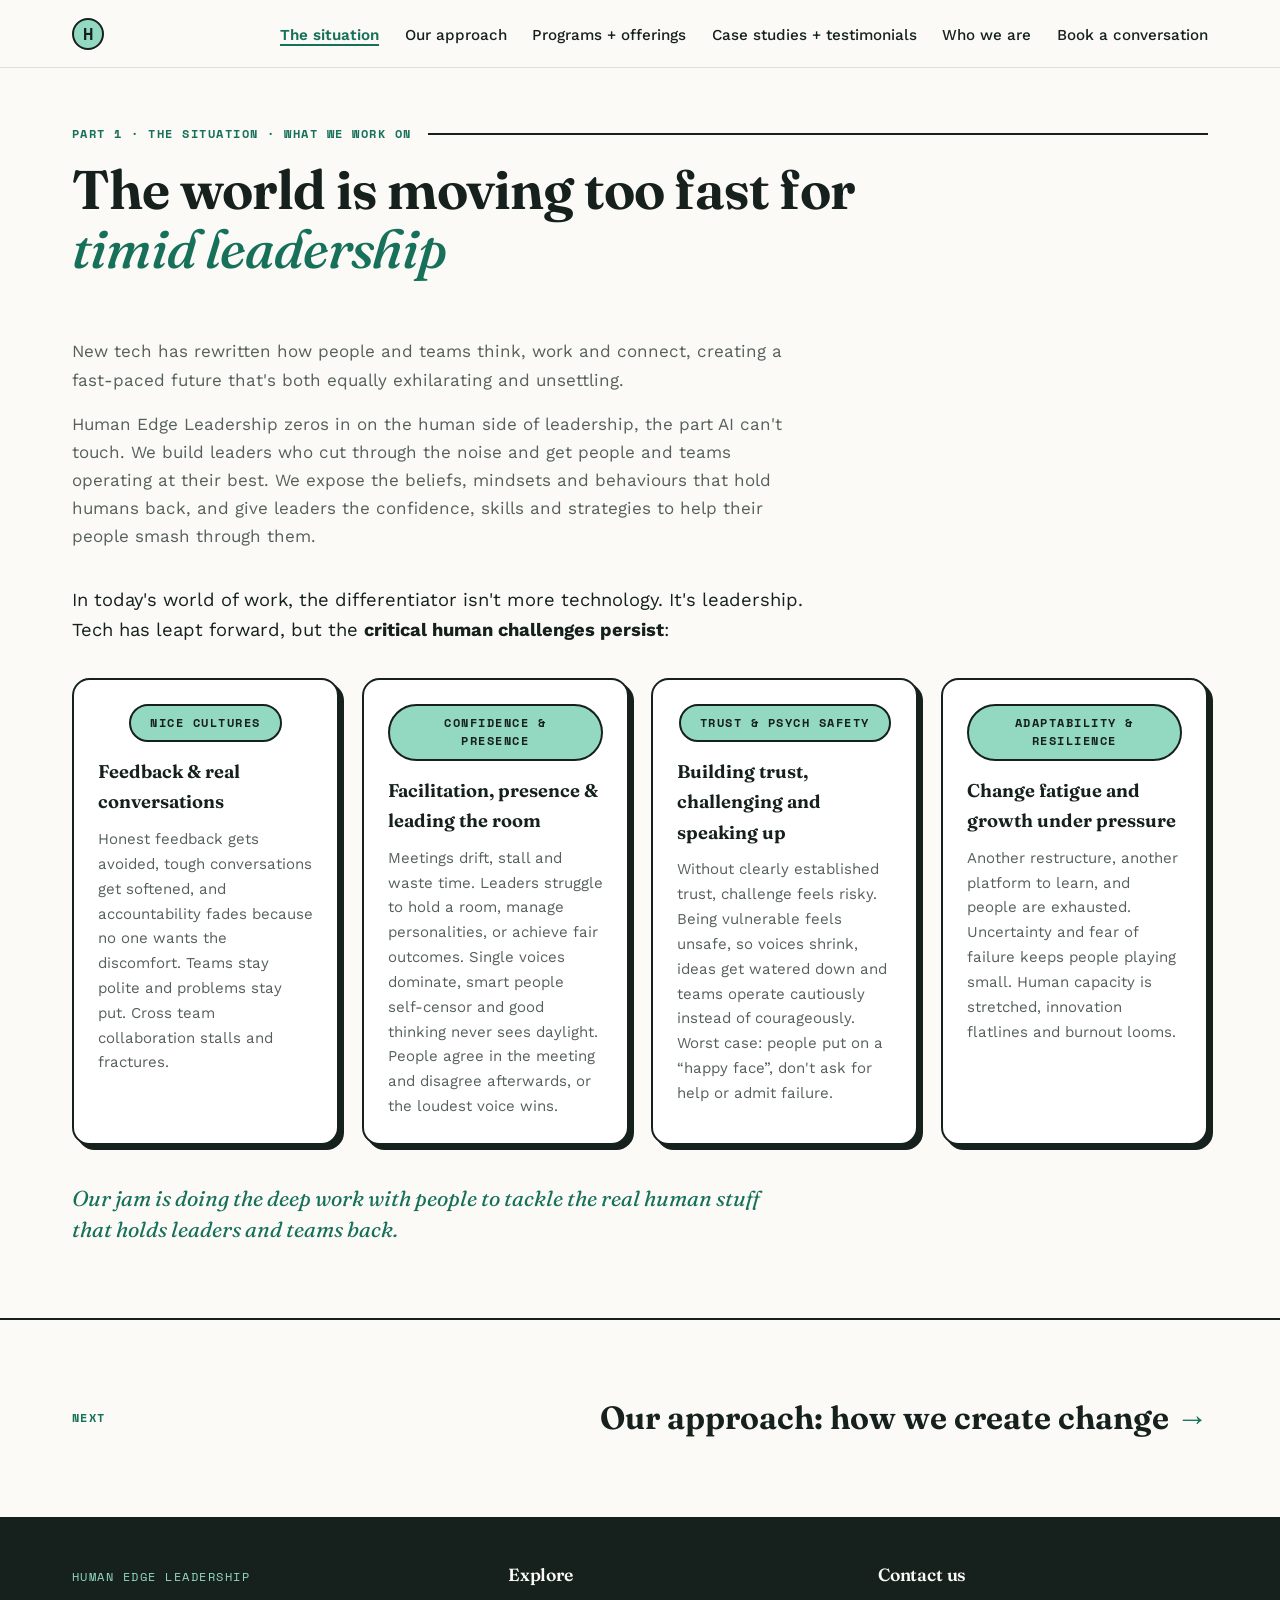
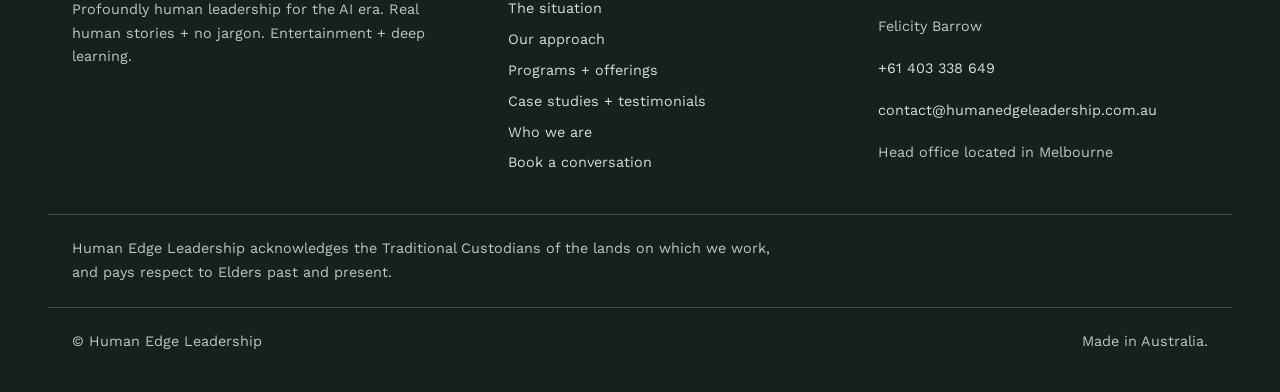
<file: the-situation.html>
<!DOCTYPE html>
<html lang="en-AU">
<head>
<meta charset="utf-8">
<meta name="viewport" content="width=device-width, initial-scale=1">
<title>The situation | Human Edge Leadership</title>
<meta name="description" content="The world is moving too fast for timid leadership. The critical human challenges that persist while tech leaps ahead, and what we work on.">
<link rel="canonical" href="https://humanedgeleadership.com.au/the-situation.html">
<meta property="og:type" content="website">
<meta property="og:site_name" content="Human Edge Leadership">
<meta property="og:title" content="The situation | Human Edge Leadership">
<meta property="og:description" content="The world is moving too fast for timid leadership. The critical human challenges that persist while tech leaps ahead, and what we work on.">
<meta property="og:url" content="https://humanedgeleadership.com.au/the-situation.html">
<meta property="og:image" content="https://humanedgeleadership.com.au/img/og-card.png">
<meta property="og:image:width" content="1200">
<meta property="og:image:height" content="630">
<meta name="twitter:card" content="summary_large_image">
<link rel="preconnect" href="https://fonts.googleapis.com">
<link rel="preconnect" href="https://fonts.gstatic.com" crossorigin>
<link href="https://fonts.googleapis.com/css2?family=Fraunces:ital,opsz,wght,SOFT,WONK@0,9..144,400..900,100,1;1,9..144,400..900,100,1&family=Work+Sans:ital,wght@0,400;0,500;0,600;1,400&family=Space+Mono:ital,wght@0,400;0,700;1,400&display=swap" rel="stylesheet">
<link rel="icon" href="data:image/svg+xml,%3Csvg xmlns=%22http://www.w3.org/2000/svg%22 viewBox=%220 0 32 32%22%3E%3Ccircle cx=%2216%22 cy=%2216%22 r=%2214%22 fill=%22%2393d9c2%22 stroke=%22%2316211d%22 stroke-width=%222.5%22/%3E%3Ctext x=%2216%22 y=%2222%22 font-family=%22monospace%22 font-size=%2217%22 font-weight=%22bold%22 text-anchor=%22middle%22 fill=%22%2316211d%22%3EH%3C/text%3E%3C/svg%3E">
<link rel="stylesheet" href="css/site.css">
</head>
<body>
<a class="skip" href="#main">Skip to content</a>

<header class="site">
  <div class="header-in">
    <a class="logo" href="index.html" aria-label="Human Edge Leadership, home"><span class="logo-mark" aria-hidden="true">H</span></a>
    <nav class="primary" id="site-nav" aria-label="Primary">
      <ul>
        <li><a href="the-situation.html" aria-current="page">The situation</a></li>
        <li><a href="our-approach.html">Our approach</a></li>
        <li><a href="programs.html">Programs + offerings</a></li>
        <li><a href="case-studies.html">Case studies + testimonials</a></li>
        <li><a href="who-we-are.html">Who we are</a></li>
        <li><a href="book.html">Book a conversation</a></li>
      </ul>
    </nav>
    <button class="nav-toggle" type="button" aria-expanded="false" aria-controls="site-nav" aria-label="Open menu">
      <span class="nav-toggle-box" aria-hidden="true"><span></span><span></span><span></span></span>
      <span class="nav-toggle-text" aria-hidden="true">Menu</span>
    </button>
  </div>
</header>

<main id="main">
  <section class="page-hero" aria-labelledby="page-h">
    <div class="wrap">
      <span class="part mono">Part 1 &middot; The situation &middot; What we work on</span>
      <h1 id="page-h">The world is moving too fast for <em>timid leadership</em></h1>
    </div>
  </section>

  <section aria-label="The situation in detail" style="padding-top: 1.5rem;">
    <div class="wrap">
      <div class="situation-intro">
        <p class="note">New tech has rewritten how people and teams think, work and connect, creating a fast-paced future that's both equally exhilarating and unsettling.</p>
        <p class="note">Human Edge Leadership zeros in on the human side of leadership, the part AI can't touch. We build leaders who cut through the noise and get people and teams operating at their best. We expose the beliefs, mindsets and behaviours that hold humans back, and give leaders the confidence, skills and strategies to help their people smash through them.</p>
      </div>
      <p class="situation-pivot">In today's world of work, the differentiator isn't more technology. It's leadership. Tech has leapt forward, but the <strong>critical human challenges persist</strong>:</p>
      <div class="challenge-grid">
        <div class="challenge-card">
          <span class="tag mono">Nice cultures</span>
          <h3>Feedback &amp; real conversations</h3>
          <p>Honest feedback gets avoided, tough conversations get softened, and accountability fades because no one wants the discomfort. Teams stay polite and problems stay put. Cross team collaboration stalls and fractures.</p>
        </div>
        <div class="challenge-card">
          <span class="tag mono">Confidence &amp; presence</span>
          <h3>Facilitation, presence &amp; leading the room</h3>
          <p>Meetings drift, stall and waste time. Leaders struggle to hold a room, manage personalities, or achieve fair outcomes. Single voices dominate, smart people self-censor and good thinking never sees daylight. People agree in the meeting and disagree afterwards, or the loudest voice wins.</p>
        </div>
        <div class="challenge-card">
          <span class="tag mono">Trust &amp; psych safety</span>
          <h3>Building trust, challenging and speaking up</h3>
          <p>Without clearly established trust, challenge feels risky. Being vulnerable feels unsafe, so voices shrink, ideas get watered down and teams operate cautiously instead of courageously. Worst case: people put on a &ldquo;happy face&rdquo;, don't ask for help or admit failure.</p>
        </div>
        <div class="challenge-card">
          <span class="tag mono">Adaptability &amp; resilience</span>
          <h3>Change fatigue and growth under pressure</h3>
          <p>Another restructure, another platform to learn, and people are exhausted. Uncertainty and fear of failure keeps people playing small. Human capacity is stretched, innovation flatlines and burnout looms.</p>
        </div>
      </div>
      <p class="situation-close">Our jam is doing the deep work with people to tackle the real human stuff that holds leaders and teams back.</p>
    </div>
  </section>

  <section class="next-band" aria-label="Next page">
    <div class="wrap">
      <span class="label mono">Next</span>
      <a class="next" href="our-approach.html">Our approach: how we create change <span class="arrow" aria-hidden="true">&rarr;</span></a>
    </div>
  </section>
</main>

<footer class="site">
  <div class="footer-grid">
    <div>
      <span class="mono">Human Edge Leadership</span>
      <p style="margin-top: 0.6rem; max-width: 26rem;">Profoundly human leadership for the AI era. Real human stories + no jargon. Entertainment + deep learning.</p>
    </div>
    <div>
      <h2>Explore</h2>
      <ul>
        <li><a href="the-situation.html">The situation</a></li>
        <li><a href="our-approach.html">Our approach</a></li>
        <li><a href="programs.html">Programs + offerings</a></li>
        <li><a href="case-studies.html">Case studies + testimonials</a></li>
        <li><a href="who-we-are.html">Who we are</a></li>
        <li><a href="book.html">Book a conversation</a></li>
      </ul>
    </div>
    <div class="footer-contact">
      <h2>Contact us</h2>
      <span>Felicity Barrow</span>
      <span><a href="tel:+61403338649">+61 403 338 649</a></span>
      <span><a href="mailto:contact@humanedgeleadership.com.au">contact@humanedgeleadership.com.au</a></span>
      <span>Head office located in Melbourne</span>
    </div>
  </div>
  <div class="footer-ack">
    <p>Human Edge Leadership acknowledges the Traditional Custodians of the lands on which we work, and pays respect to Elders past and present.</p>
  </div>
  <div class="footer-base">
    <span>&copy; Human Edge Leadership</span>
    <span>Made in Australia.</span>
  </div>
</footer>
<script src="js/nav.js" defer></script>
</body>
</html>
</file>
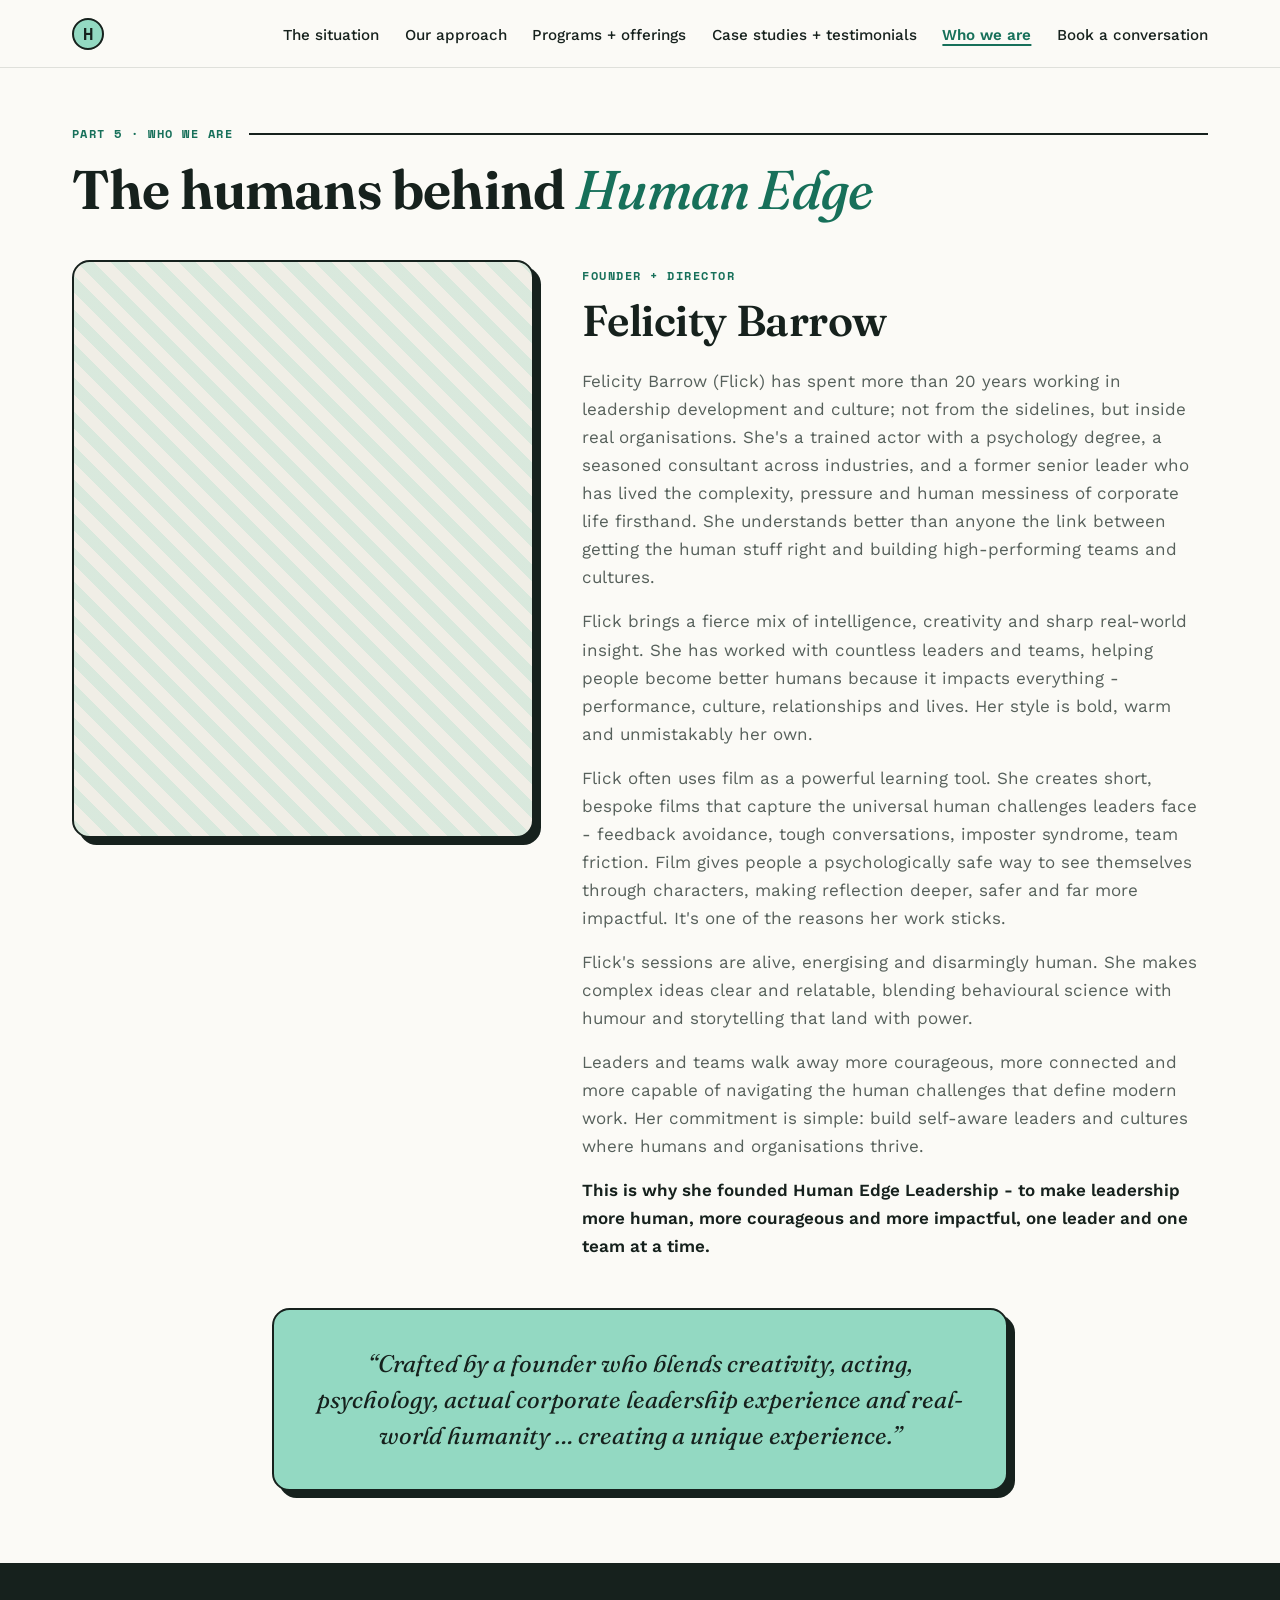
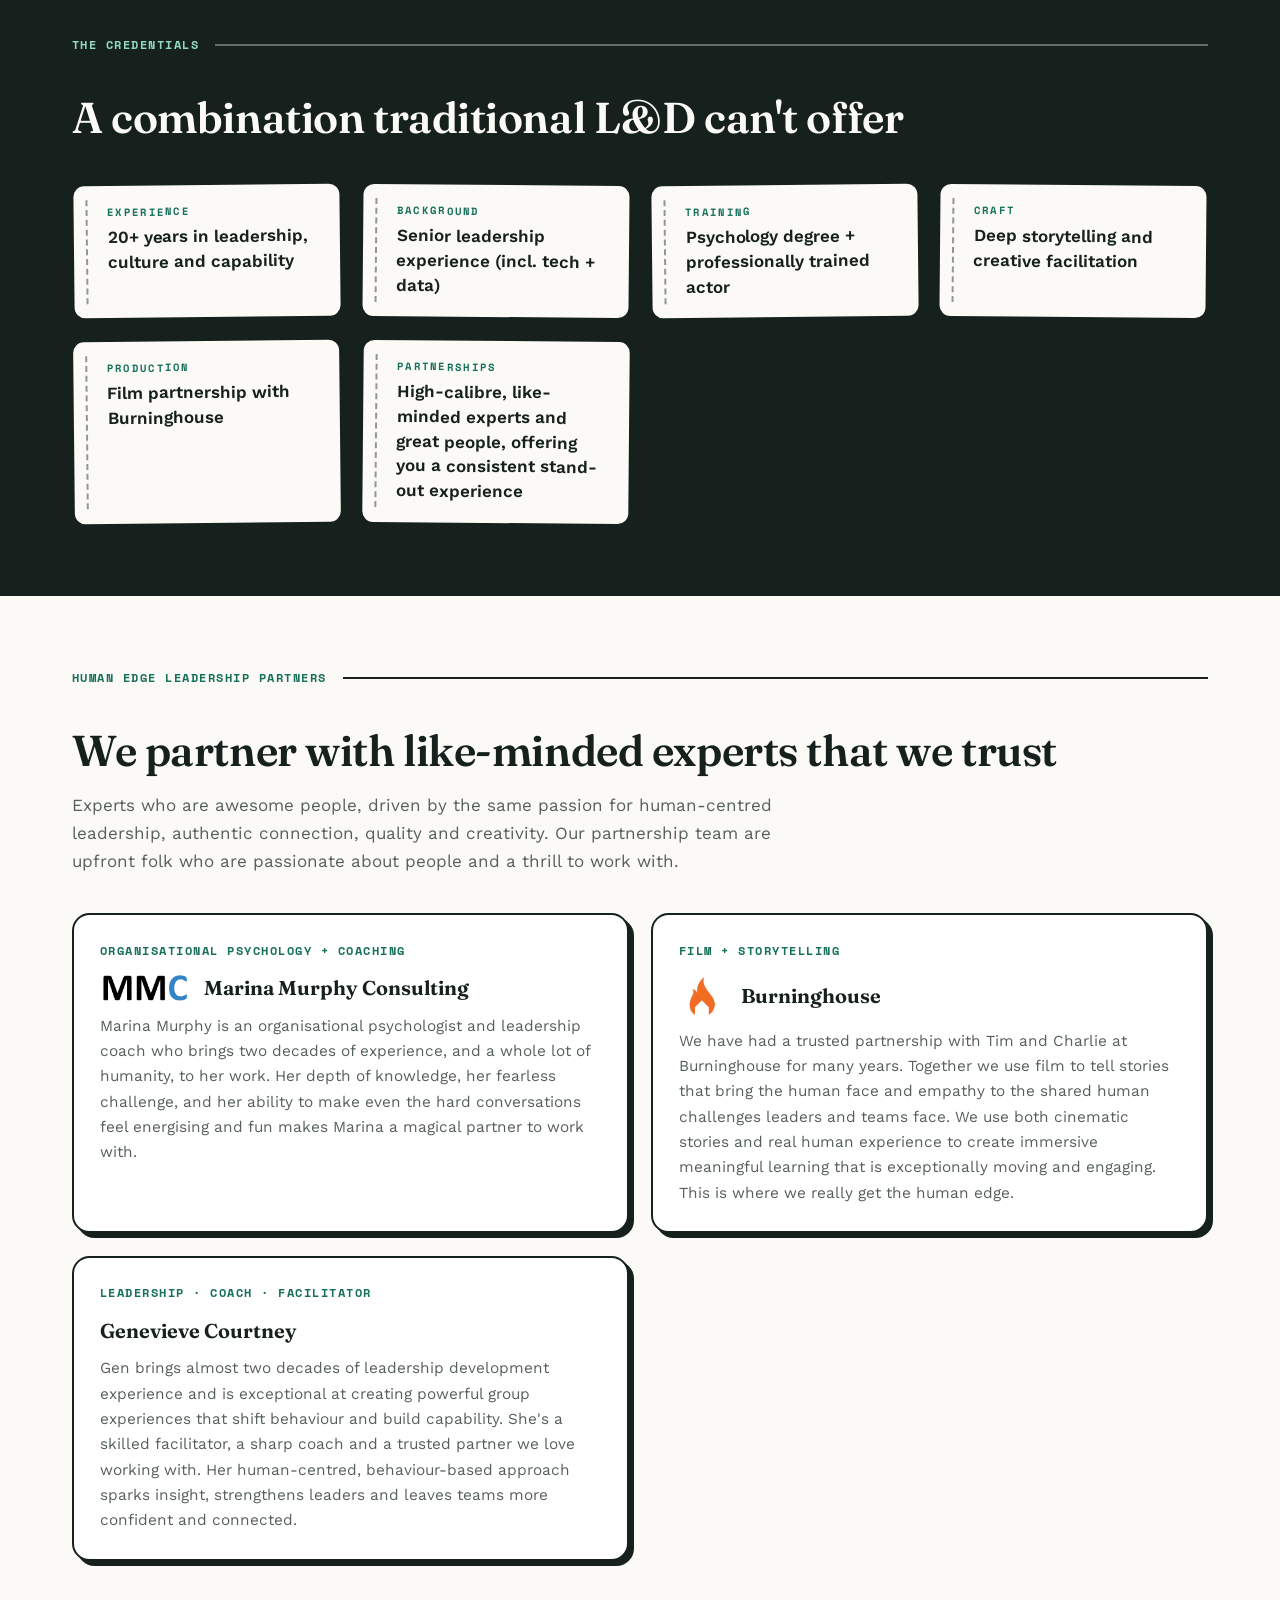
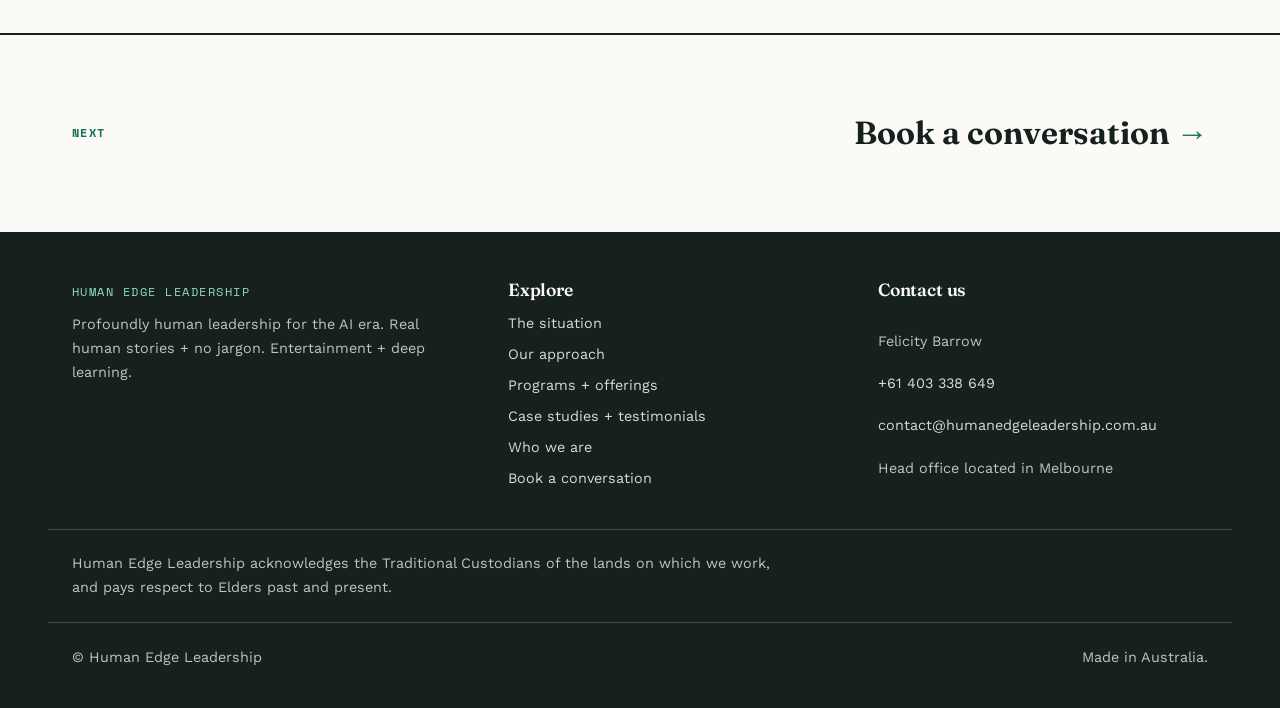
<file: who-we-are.html>
<!DOCTYPE html>
<html lang="en-AU">
<head>
<meta charset="utf-8">
<meta name="viewport" content="width=device-width, initial-scale=1">
<title>Who we are | Human Edge Leadership</title>
<meta name="description" content="Meet Felicity Barrow and the partners we trust: a combination of psychology, acting, senior leadership and film that traditional L&D can't offer.">
<link rel="canonical" href="https://humanedgeleadership.com.au/who-we-are.html">
<meta property="og:type" content="website">
<meta property="og:site_name" content="Human Edge Leadership">
<meta property="og:title" content="Who we are | Human Edge Leadership">
<meta property="og:description" content="Meet Felicity Barrow and the partners we trust: a combination of psychology, acting, senior leadership and film that traditional L&D can't offer.">
<meta property="og:url" content="https://humanedgeleadership.com.au/who-we-are.html">
<meta property="og:image" content="https://humanedgeleadership.com.au/img/og-card.png">
<meta property="og:image:width" content="1200">
<meta property="og:image:height" content="630">
<meta name="twitter:card" content="summary_large_image">
<link rel="preconnect" href="https://fonts.googleapis.com">
<link rel="preconnect" href="https://fonts.gstatic.com" crossorigin>
<link href="https://fonts.googleapis.com/css2?family=Fraunces:ital,opsz,wght,SOFT,WONK@0,9..144,400..900,100,1;1,9..144,400..900,100,1&family=Work+Sans:ital,wght@0,400;0,500;0,600;1,400&family=Space+Mono:ital,wght@0,400;0,700;1,400&display=swap" rel="stylesheet">
<link rel="icon" href="data:image/svg+xml,%3Csvg xmlns=%22http://www.w3.org/2000/svg%22 viewBox=%220 0 32 32%22%3E%3Ccircle cx=%2216%22 cy=%2216%22 r=%2214%22 fill=%22%2393d9c2%22 stroke=%22%2316211d%22 stroke-width=%222.5%22/%3E%3Ctext x=%2216%22 y=%2222%22 font-family=%22monospace%22 font-size=%2217%22 font-weight=%22bold%22 text-anchor=%22middle%22 fill=%22%2316211d%22%3EH%3C/text%3E%3C/svg%3E">
<link rel="stylesheet" href="css/site.css">
</head>
<body>
<a class="skip" href="#main">Skip to content</a>

<header class="site">
  <div class="header-in">
    <a class="logo" href="index.html" aria-label="Human Edge Leadership, home"><span class="logo-mark" aria-hidden="true">H</span></a>
    <nav class="primary" id="site-nav" aria-label="Primary">
      <ul>
        <li><a href="the-situation.html">The situation</a></li>
        <li><a href="our-approach.html">Our approach</a></li>
        <li><a href="programs.html">Programs + offerings</a></li>
        <li><a href="case-studies.html">Case studies + testimonials</a></li>
        <li><a href="who-we-are.html" aria-current="page">Who we are</a></li>
        <li><a href="book.html">Book a conversation</a></li>
      </ul>
    </nav>
    <button class="nav-toggle" type="button" aria-expanded="false" aria-controls="site-nav" aria-label="Open menu">
      <span class="nav-toggle-box" aria-hidden="true"><span></span><span></span><span></span></span>
      <span class="nav-toggle-text" aria-hidden="true">Menu</span>
    </button>
  </div>
</header>

<main id="main">
  <section class="page-hero" aria-labelledby="page-h">
    <div class="wrap">
      <span class="part mono">Part 5 &middot; Who we are</span>
      <h1 id="page-h">The humans behind <em>Human Edge</em></h1>
    </div>
  </section>

  <section aria-labelledby="bio-h" style="padding-top: 1.5rem;">
    <div class="wrap">
      <div class="bio-grid">
        <div class="bio-photo bio-rotator" role="img" aria-label="Felicity Barrow speaking to camera, cycling through a series of stills">
          <img src="img/flick-portrait-1.jpg" alt="">
          <img src="img/flick-portrait-2.jpg" alt="">
        </div>
        <div class="bio-copy">
          <div>
            <span class="role mono">Founder + Director</span>
            <h2 id="bio-h" style="margin-top: 0.6rem;">Felicity Barrow</h2>
          </div>
          <p>Felicity Barrow (Flick) has spent more than 20 years working in leadership development and culture; not from the sidelines, but inside real organisations. She's a trained actor with a psychology degree, a seasoned consultant across industries, and a former senior leader who has lived the complexity, pressure and human messiness of corporate life firsthand. She understands better than anyone the link between getting the human stuff right and building high-performing teams and cultures.</p>
          <p>Flick brings a fierce mix of intelligence, creativity and sharp real-world insight. She has worked with countless leaders and teams, helping people become better humans because it impacts everything - performance, culture, relationships and lives. Her style is bold, warm and unmistakably her own.</p>
          <p>Flick often uses film as a powerful learning tool. She creates short, bespoke films that capture the universal human challenges leaders face - feedback avoidance, tough conversations, imposter syndrome, team friction. Film gives people a psychologically safe way to see themselves through characters, making reflection deeper, safer and far more impactful. It's one of the reasons her work sticks.</p>
          <p>Flick's sessions are alive, energising and disarmingly human. She makes complex ideas clear and relatable, blending behavioural science with humour and storytelling that land with power.</p>
          <p>Leaders and teams walk away more courageous, more connected and more capable of navigating the human challenges that define modern work. Her commitment is simple: build self-aware leaders and cultures where humans and organisations thrive.</p>
          <p class="sign-off">This is why she founded Human Edge Leadership - to make leadership more human, more courageous and more impactful, one leader and one team at a time.</p>
        </div>
      </div>
      <div class="founder-quote">
        <blockquote>&ldquo;Crafted by a founder who blends creativity, acting, psychology, actual corporate leadership experience and real-world humanity &hellip; creating a unique experience.&rdquo;</blockquote>
      </div>
    </div>
  </section>

  <section class="why-band" aria-labelledby="why-h">
    <div class="wrap">
      <div class="act-label"><span class="mono">The credentials</span></div>
      <h2 id="why-h">A combination traditional L&amp;D can't offer</h2>
      <ul class="cred-tickets">
        <li><span class="mono">Experience</span>20+ years in leadership, culture and capability</li>
        <li><span class="mono">Background</span>Senior leadership experience (incl. tech + data)</li>
        <li><span class="mono">Training</span>Psychology degree + professionally trained actor</li>
        <li><span class="mono">Craft</span>Deep storytelling and creative facilitation</li>
        <li><span class="mono">Production</span>Film partnership with Burninghouse</li>
        <li><span class="mono">Partnerships</span>High-calibre, like-minded experts and great people, offering you a consistent stand-out experience</li>
      </ul>
    </div>
  </section>

  <section aria-labelledby="partners-h">
    <div class="wrap">
      <div class="act-label"><span class="mono">Human Edge Leadership Partners</span></div>
      <h2 id="partners-h">We partner with like-minded experts that we trust</h2>
      <p class="partner-lede">Experts who are awesome people, driven by the same passion for human-centred leadership, authentic connection, quality and creativity. Our partnership team are upfront folk who are passionate about people and a thrill to work with.</p>
      <div class="partner-grid">
        <div class="partner-card">
          <span class="mono">Organisational psychology + coaching</span>
          <div class="tour-card-head"><img src="img/mmurphy-logo.png" alt="" style="height: 2rem; width: auto; flex: none;"><h3>Marina Murphy Consulting</h3></div>
          <p>Marina Murphy is an organisational psychologist and leadership coach who brings two decades of experience, and a whole lot of humanity, to her work. Her depth of knowledge, her fearless challenge, and her ability to make even the hard conversations feel energising and fun makes Marina a magical partner to work with.</p>
        </div>
        <div class="partner-card">
          <span class="mono">Film + storytelling</span>
          <div class="tour-card-head"><img src="img/burninghouse-logo.png" alt="" style="width: 3rem; height: 3rem; object-fit: contain; flex: none;"><h3>Burninghouse</h3></div>
          <p>We have had a trusted partnership with Tim and Charlie at Burninghouse for many years. Together we use film to tell stories that bring the human face and empathy to the shared human challenges leaders and teams face. We use both cinematic stories and real human experience to create immersive meaningful learning that is exceptionally moving and engaging. This is where we really get the human edge.</p>
        </div>
        <div class="partner-card">
          <span class="mono">Leadership &middot; Coach &middot; Facilitator</span>
          <h3>Genevieve Courtney</h3>
          <p>Gen brings almost two decades of leadership development experience and is exceptional at creating powerful group experiences that shift behaviour and build capability. She's a skilled facilitator, a sharp coach and a trusted partner we love working with. Her human-centred, behaviour-based approach sparks insight, strengthens leaders and leaves teams more confident and connected.</p>
        </div>
      </div>
    </div>
  </section>

  <section class="next-band" aria-label="Next page">
    <div class="wrap">
      <span class="label mono">Next</span>
      <a class="next" href="book.html">Book a conversation <span class="arrow" aria-hidden="true">&rarr;</span></a>
    </div>
  </section>
</main>

<footer class="site">
  <div class="footer-grid">
    <div>
      <span class="mono">Human Edge Leadership</span>
      <p style="margin-top: 0.6rem; max-width: 26rem;">Profoundly human leadership for the AI era. Real human stories + no jargon. Entertainment + deep learning.</p>
    </div>
    <div>
      <h2>Explore</h2>
      <ul>
        <li><a href="the-situation.html">The situation</a></li>
        <li><a href="our-approach.html">Our approach</a></li>
        <li><a href="programs.html">Programs + offerings</a></li>
        <li><a href="case-studies.html">Case studies + testimonials</a></li>
        <li><a href="who-we-are.html">Who we are</a></li>
        <li><a href="book.html">Book a conversation</a></li>
      </ul>
    </div>
    <div class="footer-contact">
      <h2>Contact us</h2>
      <span>Felicity Barrow</span>
      <span><a href="tel:+61403338649">+61 403 338 649</a></span>
      <span><a href="mailto:contact@humanedgeleadership.com.au">contact@humanedgeleadership.com.au</a></span>
      <span>Head office located in Melbourne</span>
    </div>
  </div>
  <div class="footer-ack">
    <p>Human Edge Leadership acknowledges the Traditional Custodians of the lands on which we work, and pays respect to Elders past and present.</p>
  </div>
  <div class="footer-base">
    <span>&copy; Human Edge Leadership</span>
    <span>Made in Australia.</span>
  </div>
</footer>
<script src="js/nav.js" defer></script>
</body>
</html>
</file>
<file: css/site.css>
/* Human Edge Leadership site styles
   Derived from mockups/4-felicity-v2.html (mint design system). */

:root {
  --ink: #16211d;
  --paper: #fbfaf6;
  --mint: #93d9c2;
  --mint-deep: #17705a;
  --grey: #56605b;
}
* { box-sizing: border-box; margin: 0; padding: 0; }
html { scroll-behavior: smooth; }
body {
  background: var(--paper);
  color: var(--ink);
  font-family: 'Work Sans', system-ui, sans-serif;
  font-size: 1.0625rem;
  line-height: 1.65;
}
a { color: inherit; }
a:focus-visible, button:focus-visible, summary:focus-visible { outline: 3px solid var(--mint-deep); outline-offset: 3px; }
.mono {
  font-family: 'Space Mono', monospace;
  font-size: 0.78rem;
  letter-spacing: 0.12em;
  text-transform: uppercase;
}
.wrap { max-width: 74rem; margin: 0 auto; padding: 0 1.5rem; }
h1, h2, h3 { font-family: 'Fraunces', serif; font-weight: 600; }

.skip {
  position: absolute; left: -9999px; top: 0; z-index: 100;
  padding: 0.8rem 1.4rem; font-weight: 700; text-decoration: none;
  background: var(--mint); color: var(--ink);
}
.skip:focus { left: 0; }

/* perforation divider, film sprocket holes */
.sprockets {
  height: 26px;
  background: var(--ink);
  background-image: radial-gradient(circle at 20px 13px, var(--paper) 5px, transparent 5.5px);
  background-size: 40px 26px;
  background-position: 0 0;
}

/* ---------- header ---------- */
header.site { background: var(--paper); border-bottom: 1px solid rgba(22, 33, 29, 0.12); }
.header-in {
  max-width: 74rem;
  margin: 0 auto;
  padding: 1.1rem 1.5rem;
  display: flex;
  align-items: center;
  justify-content: space-between;
  gap: 1rem;
}
.logo {
  font-family: 'Space Mono', monospace;
  font-weight: 700;
  font-size: 1.05rem;
  letter-spacing: 0.02em;
  text-transform: uppercase;
  text-decoration: none;
  display: flex;
  align-items: center;
  gap: 0.65rem;
  white-space: nowrap;
}
.logo-mark {
  width: 2rem; height: 2rem; flex: none;
  border-radius: 50%;
  background: var(--mint);
  border: 2px solid var(--ink);
  display: grid; place-items: center;
  font-family: 'Space Mono', monospace;
  font-weight: 700;
  font-size: 1.05rem;
  color: var(--ink);
}
nav.primary ul { display: flex; gap: 1.6rem; list-style: none; flex-wrap: wrap; }
nav.primary a { text-decoration: none; font-weight: 500; font-size: 0.95rem; white-space: nowrap; }
nav.primary a:hover { color: var(--mint-deep); text-decoration: underline; text-underline-offset: 4px; text-decoration-thickness: 2px; }
nav.primary a[aria-current="page"] {
  color: var(--mint-deep);
  font-weight: 600;
  text-decoration: underline;
  text-underline-offset: 4px;
  text-decoration-thickness: 2px;
}
.btn {
  display: inline-block;
  font-family: 'Space Mono', monospace;
  font-weight: 700;
  font-size: 0.85rem;
  letter-spacing: 0.08em;
  text-transform: uppercase;
  text-decoration: none;
  padding: 0.85rem 1.7rem;
  border-radius: 999px;
  border: 2px solid var(--ink);
  background: var(--ink);
  color: var(--paper);
  transition: transform 0.15s, background 0.15s, color 0.15s, box-shadow 0.15s;
}
.btn:hover { background: var(--mint); color: var(--ink); transform: translateY(-2px); }
.btn-mint {
  background: var(--mint);
  color: var(--ink);
  box-shadow: 4px 4px 0 var(--ink);
}
.btn-mint:hover { background: var(--ink); color: var(--paper); box-shadow: 2px 2px 0 var(--mint-deep); }
.btn-ghost { background: transparent; color: var(--ink); }
.btn-ghost:hover { background: var(--ink); color: var(--paper); }
.btn-big { font-size: 0.95rem; padding: 1.05rem 2.2rem; }

/* ---------- home hero ---------- */
.hero { position: relative; overflow: hidden; padding: 4rem 0 5rem; }
.hero-brand {
  font-family: 'Space Mono', monospace;
  font-weight: 700;
  font-size: clamp(1.1rem, 2.6vw, 1.7rem);
  letter-spacing: 0.06em;
  text-transform: uppercase;
  margin-bottom: 2.2rem;
  display: flex;
  align-items: center;
  gap: 0.8rem;
}
.hero-grid {
  display: grid;
  grid-template-columns: 1.08fr 0.92fr;
  gap: 3.5rem;
  align-items: center;
}
.kicker {
  display: inline-block;
  border: 2px solid var(--ink);
  border-radius: 999px;
  padding: 0.35rem 1rem;
  margin-bottom: 1.6rem;
  background: var(--paper);
}
.hero h1 {
  font-size: clamp(2.6rem, 5.6vw, 4.4rem);
  line-height: 1.05;
  font-weight: 650;
  letter-spacing: -0.015em;
  margin-bottom: 1.4rem;
}
.hero h1 em, .accent-em {
  font-style: italic;
  font-weight: 500;
  color: var(--mint-deep);
}
.hero .lede-strong {
  font-family: 'Fraunces', serif;
  font-size: 1.25rem;
  font-weight: 600;
  line-height: 1.5;
  max-width: 34rem;
  margin-bottom: 1.1rem;
}
.hero .lede { font-size: 1.08rem; color: var(--grey); max-width: 34rem; margin-bottom: 1.1rem; }
.hero-ctas { display: flex; gap: 1rem; flex-wrap: wrap; margin-top: 2.2rem; }
.hero-foot {
  margin-top: 2.4rem;
  display: flex;
  gap: 0.9rem 2rem;
  flex-wrap: wrap;
  color: var(--grey);
}
.hero-foot .mono { color: var(--grey); font-size: 0.72rem; }

/* video placeholder card */
.reel {
  position: relative;
  border-radius: 1.1rem;
  overflow: hidden;
  aspect-ratio: 4 / 3;
  border: 2.5px solid var(--ink);
  box-shadow: 7px 7px 0 var(--ink);
  background: #10201a;
  width: 100%;
  justify-self: end;
}
.reel > img {
  position: absolute; inset: 0;
  width: 100%; height: 100%;
  object-fit: cover;
  filter: grayscale(1) contrast(1.06);
}
.reel::before {
  content: "";
  position: absolute; inset: 0; z-index: 1;
  background-image: radial-gradient(#000 0.7px, transparent 0.8px);
  background-size: 5px 5px;
  opacity: 0.14;
}
.reel::after {
  content: "";
  position: absolute; inset: 0; z-index: 1;
  box-shadow: inset 0 0 90px rgba(0, 0, 0, 0.55);
}
.reel .play {
  position: absolute; left: 50%; top: 50%;
  transform: translate(-50%, -50%);
  width: 76px; height: 76px; border-radius: 50%;
  background: var(--paper);
  border: 2.5px solid var(--ink);
  display: grid; place-items: center;
  z-index: 2;
  transition: transform 0.15s;
}
.reel .play::before {
  content: "";
  width: 0; height: 0;
  border-style: solid;
  border-width: 12px 0 12px 20px;
  border-color: transparent transparent transparent var(--ink);
  margin-left: 5px;
}
.reel:hover .play { transform: translate(-50%, -50%) scale(1.06); }
.reel .chip {
  position: absolute; left: 1rem; bottom: 1rem; z-index: 2;
  background: var(--paper);
  border: 2px solid var(--ink);
  border-radius: 999px;
  padding: 0.35rem 0.9rem;
  font-family: 'Space Mono', monospace; font-size: 0.7rem; font-weight: 700;
  letter-spacing: 0.12em; text-transform: uppercase;
}

/* cut-paper composition (brand art) */
.cutout {
  display: block;
  position: relative;
  aspect-ratio: 4 / 5;
  width: 100%;
  max-width: 22rem;
  justify-self: end;
  text-decoration: none;
}
.hero-grid .cutout { align-self: start; margin-top: 1rem; }
a.cutout { transition: transform 0.15s; }
a.cutout:hover { transform: translateY(-3px) rotate(-0.5deg); }
.cutout > div { position: absolute; border: 2.5px solid var(--ink); }
.cutout .shape-circle {
  width: 62%; aspect-ratio: 1; border-radius: 50%;
  background: var(--mint);
  top: 4%; right: 2%;
}
.cutout .shape-arch {
  width: 52%; height: 60%;
  border-radius: 999px 999px 0 0;
  background: #fff;
  background-image: repeating-linear-gradient(0deg, var(--ink) 0 2px, transparent 2px 9px);
  bottom: 0; left: 4%;
}
.cutout .shape-triangle {
  width: 46%; aspect-ratio: 1;
  background: var(--ink);
  clip-path: polygon(50% 0, 100% 100%, 0 100%);
  border: none !important;
  bottom: 8%; right: 6%;
}
.cutout .ticket {
  background: #fff;
  border: 2.5px solid var(--ink);
  padding: 0.6rem 1rem;
  transform: rotate(-6deg);
  bottom: 26%; left: 14%;
  font-family: 'Space Mono', monospace;
  font-size: 0.72rem;
  letter-spacing: 0.1em;
  text-transform: uppercase;
  box-shadow: 4px 4px 0 var(--ink);
}

/* brand icon marks: cutout-style mini icons */
.icon-mark {
  width: 3rem; height: 3rem; flex: none;
  display: grid; place-items: center;
  background: var(--mint);
  border: 2px solid var(--ink);
  border-radius: 50%;
}
.icon-mark svg { width: 1.6rem; height: 1.6rem; }

/* ---------- page hero (sub-pages) ---------- */
.page-hero { padding: 3.5rem 0 1rem; }
.page-hero .part {
  color: var(--mint-deep); font-weight: 700;
  display: flex; align-items: center; gap: 1rem;
  margin-bottom: 1rem;
}
.page-hero .part::after { content: ""; height: 2px; background: var(--ink); flex: 1; }
.page-hero h1 {
  font-size: clamp(2.2rem, 4.6vw, 3.4rem);
  line-height: 1.08;
  font-weight: 650;
  letter-spacing: -0.015em;
  max-width: 24ch;
}
.page-hero h1 em { font-style: italic; font-weight: 500; color: var(--mint-deep); }

/* ---------- sections ---------- */
section { padding: 4.5rem 0; }
.act-label {
  display: flex;
  align-items: center;
  gap: 1rem;
  margin-bottom: 2.4rem;
}
.act-label::after { content: ""; height: 2px; background: var(--ink); flex: 1; }
.act-label .mono { color: var(--mint-deep); font-weight: 700; }
h2 { font-size: clamp(1.9rem, 3.8vw, 2.7rem); line-height: 1.1; letter-spacing: -0.01em; }

/* ---------- situation ---------- */
.situation-head {
  display: grid;
  grid-template-columns: 1.1fr 0.9fr;
  gap: 3rem;
  align-items: start;
  margin-bottom: 2.2rem;
}
.situation-intro { max-width: 46rem; display: grid; gap: 1rem; margin-top: 1.2rem; }
.situation-intro .note { color: var(--grey); }
.situation-pivot {
  font-size: 1.15rem;
  max-width: 46rem;
  margin: 2.2rem 0 2rem;
}
.challenge-grid {
  display: grid;
  grid-template-columns: repeat(auto-fit, minmax(240px, 1fr));
  gap: 1.4rem;
}
.challenge-card {
  background: #fff;
  border: 2.5px solid var(--ink);
  border-radius: 1.1rem;
  padding: 1.5rem;
  box-shadow: 5px 5px 0 var(--ink);
  display: flex;
  flex-direction: column;
  gap: 0.6rem;
}
.challenge-card .tag {
  align-self: center;
  text-align: center;
  line-height: 1.5;
  border: 2px solid var(--ink);
  border-radius: 999px;
  padding: 0.5rem 1.2rem;
  margin-bottom: 0.3rem;
  background: var(--mint);
  font-weight: 700;
  color: var(--ink);
}
.challenge-card h3 { font-size: 1.15rem; font-weight: 650; }
.challenge-card p { font-size: 0.94rem; color: var(--grey); }
.situation-close {
  margin-top: 2.4rem;
  font-family: 'Fraunces', serif;
  font-style: italic;
  font-size: 1.35rem;
  line-height: 1.45;
  color: var(--mint-deep);
  max-width: 44rem;
}

/* ---------- approach band ---------- */
.approach-band {
  background: var(--mint);
  border-top: 2.5px solid var(--ink);
  border-bottom: 2.5px solid var(--ink);
}
.approach-grid {
  display: grid;
  grid-template-columns: repeat(auto-fit, minmax(205px, 1fr));
  gap: 1.4rem;
  margin-top: 2.6rem;
}
.approach-card {
  background: var(--paper);
  border: 2.5px solid var(--ink);
  border-radius: 1.1rem;
  padding: 1.5rem;
  box-shadow: 5px 5px 0 var(--ink);
}
.approach-card h3 { font-size: 1.25rem; margin-bottom: 0.5rem; font-weight: 650; }
.approach-card p { font-size: 0.95rem; color: var(--grey); }
.approach-band .lede { max-width: 44rem; font-size: 1.15rem; margin-top: 1rem; }

/* tour cards (home) */
.tour-card-head { display: flex; align-items: center; gap: 0.9rem; }
.challenge-card .btn-mint { box-shadow: none; }

/* ---------- cluster tiles (programs overview) ---------- */
.cluster-tiles {
  display: grid;
  grid-template-columns: 1fr 1fr;
  gap: 1.4rem;
  margin-top: 2.4rem;
}
.cluster-tile {
  position: relative;
  display: grid;
  gap: 0.5rem;
  align-content: start;
  background: var(--mint);
  border: 2.5px solid var(--ink);
  border-radius: 1.1rem;
  box-shadow: 6px 6px 0 var(--ink);
  padding: 1.8rem;
  text-decoration: none;
  transition: transform 0.15s, box-shadow 0.15s;
}
.cluster-tile:nth-child(even) { background: #fff; }
.cluster-tile:hover { transform: translate(-2px, -2px); box-shadow: 8px 8px 0 var(--ink); }
.cluster-tile .num {
  font-family: 'Space Mono', monospace;
  font-weight: 700;
  font-size: 0.78rem;
  letter-spacing: 0.12em;
  color: var(--mint-deep);
}
.cluster-tile h2 { font-size: clamp(1.4rem, 2.6vw, 1.9rem); }
.cluster-tile .mark {
  font-family: 'Fraunces', serif;
  font-style: italic;
  color: var(--mint-deep);
  font-size: 1.05rem;
}
.cluster-tile p { font-size: 0.95rem; color: var(--grey); }
.cluster-tile .go {
  font-family: 'Space Mono', monospace;
  font-weight: 700; font-size: 0.72rem;
  letter-spacing: 0.1em; text-transform: uppercase;
  color: var(--ink);
  margin-top: 0.4rem;
}
.cluster-band { border-top: 2.5px solid var(--ink); padding: 3rem 0; }
.cluster-band.alt { background: #f0eee6; }
.cluster-band .way-head { margin-bottom: 1rem; }

/* ---------- testimonial masonry ---------- */
.test-masonry {
  columns: 3 20rem;
  column-gap: 1.4rem;
  margin-top: 2.4rem;
  padding: 0.25rem;
}
.test-masonry .test-card {
  break-inside: avoid;
  margin-bottom: 1.4rem;
}

/* video card */
.video-card {
  border: 2.5px solid var(--ink);
  border-radius: 1.1rem;
  overflow: hidden;
  box-shadow: 5px 5px 0 var(--ink);
  background: #10201a;
  display: block;
}
.video-card video { display: block; width: 100%; height: auto; }

/* ---------- booking form ---------- */
.book-form {
  max-width: 44rem;
  margin: 2.5rem auto 0;
  background: #fff;
  border: 2.5px solid var(--ink);
  border-radius: 1.1rem;
  box-shadow: 7px 7px 0 var(--ink);
  padding: 2.2rem;
  text-align: left;
  display: grid;
  gap: 1.5rem;
}
.book-form h2 { font-size: 1.5rem; }
.form-grid { display: grid; grid-template-columns: 1fr 1fr; gap: 1.1rem; }
.field { display: grid; gap: 0.35rem; }
.field.full { grid-column: 1 / -1; }
.field label { font-weight: 600; font-size: 0.95rem; }
.field .req { color: var(--mint-deep); font-weight: 700; }
.field input, .field textarea {
  font: inherit;
  padding: 0.7rem 0.9rem;
  border: 2px solid var(--ink);
  border-radius: 0.6rem;
  background: var(--paper);
  color: var(--ink);
}
.field input:focus-visible, .field textarea:focus-visible { outline: 3px solid var(--mint-deep); outline-offset: 1px; }
.field textarea { min-height: 6.5rem; resize: vertical; }
.choice-groups { display: grid; grid-template-columns: 1fr 1fr; gap: 1.3rem; }
.choice-group { display: grid; gap: 0.45rem; align-content: start; }
.choice-group .mono { color: var(--mint-deep); font-weight: 700; }
.choice-group label {
  display: flex; align-items: center; gap: 0.6rem;
  font-size: 0.95rem;
}
.choice-group input[type="checkbox"] {
  width: 1.15rem; height: 1.15rem;
  accent-color: var(--mint-deep);
}
.form-note { color: var(--grey); font-size: 0.92rem; }
.form-error {
  display: none;
  background: #fff;
  border: 2px solid #a33b2e;
  color: #a33b2e;
  border-radius: 0.6rem;
  padding: 0.7rem 1rem;
  font-weight: 600;
}
.form-error.show { display: block; }

/* ---------- programs ---------- */
.ways { counter-reset: way; }
.way {
  border-top: 2.5px solid var(--ink);
  padding: 2.6rem 0;
}
.way-head { display: flex; align-items: baseline; gap: 1.2rem; flex-wrap: wrap; margin-bottom: 0.8rem; }
.way-head .num {
  counter-increment: way;
  font-family: 'Space Mono', monospace;
  font-weight: 700;
  color: var(--mint-deep);
  font-size: 0.85rem;
  letter-spacing: 0.12em;
}
.way-head .num::before { content: "No. " counter(way); }
.way h2 { font-size: clamp(1.6rem, 3vw, 2.1rem); }
.way-head .mark {
  font-family: 'Fraunces', serif;
  font-style: italic;
  font-size: 1.05rem;
  color: var(--mint-deep);
  margin-left: auto;
}
.way > .intro { color: var(--grey); max-width: 46rem; margin-bottom: 1.6rem; }
.prog-list { display: grid; gap: 1rem; }
details.prog {
  background: #fff;
  border: 2.5px solid var(--ink);
  border-radius: 1.1rem;
  box-shadow: 5px 5px 0 var(--ink);
  overflow: hidden;
}
details.prog summary {
  list-style: none;
  cursor: pointer;
  display: flex;
  align-items: baseline;
  gap: 1rem;
  padding: 1.3rem 1.5rem;
}
details.prog summary::-webkit-details-marker { display: none; }
details.prog summary h3 { font-size: 1.2rem; font-weight: 650; flex: 1; }
details.prog summary .hint {
  font-family: 'Space Mono', monospace;
  font-size: 0.68rem;
  font-weight: 700;
  letter-spacing: 0.1em;
  text-transform: uppercase;
  color: var(--mint-deep);
  white-space: nowrap;
}
details.prog summary .hint::after { content: "+ More"; }
details.prog[open] summary .hint::after { content: "\2212 Less"; }
details.prog summary:hover { background: #f0eee6; }
.prog-body { padding: 0 1.5rem 1.5rem; display: grid; gap: 0.9rem; }
.prog-body p { color: var(--grey); font-size: 0.98rem; max-width: 60rem; }
.prog-body .covers { font-weight: 600; color: var(--ink); }
.prog-body .chips { display: flex; flex-wrap: wrap; gap: 0.5rem; }
.skill-chip {
  display: inline-block;
  border: 2px solid var(--ink);
  border-radius: 999px;
  padding: 0.15rem 0.7rem;
  background: var(--mint);
  font-weight: 700;
  color: var(--ink);
  font-size: 0.68rem;
}
.prog-cta { margin-top: 0.4rem; }
.simple-rows { display: grid; gap: 1rem; }
.simple-row {
  background: #fff;
  border: 2.5px solid var(--ink);
  border-radius: 1.1rem;
  box-shadow: 5px 5px 0 var(--ink);
  padding: 1.3rem 1.5rem;
  display: grid;
  grid-template-columns: minmax(11rem, 0.32fr) 1fr;
  gap: 0.4rem 2rem;
  align-items: start;
}
.simple-row h3 { font-size: 1.15rem; font-weight: 650; }
.simple-row p { color: var(--grey); font-size: 0.96rem; }
.simple-row .chips { display: flex; flex-wrap: wrap; gap: 0.5rem; margin-top: 0.5rem; }

/* ---------- stills + testimonials ---------- */
.stills-row {
  display: grid;
  grid-template-columns: repeat(3, 1fr);
  gap: 1.4rem;
  margin-top: 2.4rem;
}
@media (max-width: 900px) { .stills-row { grid-template-columns: 1fr 1fr; } }
@media (max-width: 580px) { .stills-row { grid-template-columns: 1fr; } }

/* clickable still thumbnails */
.frame-btn {
  display: block;
  width: 100%;
  padding: 0;
  border: none;
  background: none;
  cursor: zoom-in;
  text-align: inherit;
  font: inherit;
}
.frame-btn .frame { display: block; }
.frame-btn:hover img { filter: grayscale(0.4) contrast(1.05); }
.frame-btn:focus-visible { outline: 3px solid var(--mint-deep); outline-offset: -3px; }

/* lightbox */
dialog.lightbox {
  border: none;
  padding: 1.5rem;
  background: transparent;
  max-width: min(64rem, 94vw);
  width: 100%;
  margin: auto; /* restore UA centring killed by the global reset */
}
dialog.lightbox::backdrop {
  background: rgba(22, 33, 29, 0.82);
}
.lightbox-in {
  position: relative;
  background: var(--paper);
  border: 2.5px solid var(--ink);
  border-radius: 1.1rem;
  box-shadow: 7px 7px 0 var(--ink);
  padding: 1rem;
}
.lightbox-in img {
  display: block;
  width: 100%;
  height: auto;
  max-height: 72vh;
  object-fit: contain;
  border: 2px solid var(--ink);
  border-radius: 0.6rem;
  background: #10201a;
}
.lb-bar {
  display: flex;
  align-items: center;
  justify-content: space-between;
  gap: 1rem;
  padding: 0.9rem 0.2rem 0.1rem;
}
.lb-caption { color: var(--ink); font-weight: 700; }
.lb-nav { display: flex; gap: 0.7rem; }
.lb-nav button, .lb-close {
  width: 2.9rem; height: 2.9rem;
  border-radius: 50%;
  border: 2.5px solid var(--ink);
  background: var(--paper);
  color: var(--ink);
  font-size: 1.15rem;
  line-height: 1;
  cursor: pointer;
  transition: background 0.15s, transform 0.15s;
}
.lb-nav button:hover, .lb-close:hover { background: var(--mint); transform: translateY(-2px); }
.lb-close {
  position: absolute;
  top: -1.1rem; right: -1.1rem;
  background: var(--mint);
  z-index: 2;
}
@media (max-width: 580px) {
  dialog.lightbox { padding: 0.75rem; }
  .lb-close { top: -0.8rem; right: -0.8rem; }
}
.still {
  border: 2.5px solid var(--ink);
  border-radius: 1.1rem;
  overflow: hidden;
  background: #fff;
  box-shadow: 5px 5px 0 var(--ink);
  display: flex;
  flex-direction: column;
}
.still .frame {
  aspect-ratio: 3 / 2; position: relative; overflow: hidden;
  background: #10201a;
  flex: none;
  border-bottom: 2.5px solid var(--ink);
}
.still .frame img {
  position: absolute; inset: 0;
  width: 100%; height: 100%;
  object-fit: cover;
  filter: grayscale(1) contrast(1.08) brightness(0.96);
}
.still .frame::before {
  content: ""; position: absolute; inset: 0; z-index: 2;
  background-image: radial-gradient(#000 0.7px, transparent 0.8px);
  background-size: 5px 5px; opacity: 0.14;
}
.still .frame::after { content: ""; position: absolute; inset: 0; z-index: 3; box-shadow: inset 0 0 70px rgba(0, 0, 0, 0.5); }
.still.tint .frame img {
  filter: grayscale(1) sepia(0.75) saturate(2.4) hue-rotate(105deg) contrast(1.02) brightness(1.04);
}
.still.placeholder .frame {
  display: grid; place-items: center;
  background:
    repeating-linear-gradient(45deg, rgba(147, 217, 194, 0.25) 0 12px, transparent 12px 24px),
    #f0eee6;
}
.still.placeholder .frame span {
  position: relative; z-index: 4;
  background: var(--paper);
  border: 2px solid var(--ink);
  border-radius: 999px;
  padding: 0.4rem 1rem;
}
.still figcaption {
  flex: 1;
  display: flex; justify-content: space-between; align-items: center; gap: 1rem;
  padding: 0.75rem 1rem;
  font-family: 'Space Mono', monospace; font-size: 0.7rem; font-weight: 700;
  letter-spacing: 0.1em; text-transform: uppercase;
}
.still figcaption .t { color: var(--grey); font-weight: 400; }

.test-grid {
  display: grid;
  grid-template-columns: repeat(auto-fit, minmax(280px, 1fr));
  gap: 1.4rem;
  margin-top: 2.4rem;
}
.test-card {
  background: #fff;
  border: 2.5px solid var(--ink);
  border-radius: 1.1rem;
  box-shadow: 5px 5px 0 var(--ink);
  padding: 1.6rem;
  display: flex;
  flex-direction: column;
  gap: 1rem;
}
.test-card blockquote {
  font-family: 'Fraunces', serif;
  font-style: italic;
  font-size: 1.15rem;
  line-height: 1.5;
}
.test-card .who { font-family: 'Space Mono', monospace; font-size: 0.7rem; font-weight: 700; letter-spacing: 0.1em; text-transform: uppercase; color: var(--grey); margin-top: auto; }
.test-card.placeholder blockquote { color: var(--grey); }

/* ---------- who we are ---------- */
.bio-grid {
  display: grid;
  grid-template-columns: 0.85fr 1.15fr;
  gap: 3rem;
  align-items: start;
}
.bio-photo {
  border: 2.5px solid var(--ink);
  border-radius: 1.1rem;
  overflow: hidden;
  box-shadow: 7px 7px 0 var(--ink);
  aspect-ratio: 4 / 5;
  position: relative;
  background:
    repeating-linear-gradient(45deg, rgba(147, 217, 194, 0.25) 0 12px, transparent 12px 24px),
    #f0eee6;
  display: grid; place-items: center;
}
.bio-photo span {
  background: var(--paper);
  border: 2px solid var(--ink);
  border-radius: 999px;
  padding: 0.4rem 1rem;
}
.bio-rotator { position: relative; }
.bio-rotator img {
  position: absolute; inset: 0;
  width: 100%; height: 100%;
  object-fit: cover;
  opacity: 0;
  animation: bio-cycle 4s infinite;
}
/* two portraits, 2s each, continuous loop */
.bio-rotator img:nth-child(1) { animation-delay: 0s; }
.bio-rotator img:nth-child(2) { animation-delay: 2s; }
@keyframes bio-cycle {
  0% { opacity: 1; }
  50% { opacity: 1; }
  54% { opacity: 0; }
  96% { opacity: 0; }
  100% { opacity: 1; }
}
@media (prefers-reduced-motion: reduce) {
  .bio-rotator img { animation: none; }
  .bio-rotator img:first-child { opacity: 1; }
}
.bio-copy { display: grid; gap: 1rem; }
.bio-copy .role { color: var(--mint-deep); font-weight: 700; }
.bio-copy h2 { margin-bottom: 0.4rem; }
.bio-copy p { color: var(--grey); }
.bio-copy p.sign-off { color: var(--ink); font-weight: 600; }

.founder-quote {
  background: var(--mint);
  border: 2.5px solid var(--ink);
  border-radius: 1.1rem;
  box-shadow: 7px 7px 0 var(--ink);
  padding: 2.2rem 2.4rem;
  max-width: 46rem;
  margin: 3rem auto 0;
  text-align: center;
}
.founder-quote blockquote {
  font-family: 'Fraunces', serif;
  font-style: italic;
  font-size: clamp(1.2rem, 2.4vw, 1.5rem);
  line-height: 1.5;
}

/* credentials: ticket wall */
.why-band { background: var(--ink); color: var(--paper); }
.why-band .act-label::after { background: var(--paper); opacity: 0.35; }
.why-band .act-label .mono { color: var(--mint); }
.why-band h2 { color: var(--paper); max-width: 30ch; }
.cred-tickets {
  display: grid;
  grid-template-columns: repeat(auto-fit, minmax(250px, 1fr));
  gap: 1.2rem;
  margin-top: 2.6rem;
  list-style: none;
}
.cred-tickets li {
  position: relative;
  background: var(--paper);
  color: var(--ink);
  border: 2.5px solid var(--ink);
  border-radius: 0.8rem;
  padding: 1.2rem 1.4rem 1.2rem 2.1rem;
  font-weight: 600;
  line-height: 1.45;
}
.cred-tickets li::before {
  content: "";
  position: absolute; left: 0.75rem; top: 0.9rem; bottom: 0.9rem;
  border-left: 2px dashed var(--ink);
  opacity: 0.45;
}
.cred-tickets li .mono { display: block; color: var(--mint-deep); font-weight: 700; margin-bottom: 0.3rem; font-size: 0.66rem; }
.cred-tickets li:nth-child(odd) { transform: rotate(-0.6deg); }
.cred-tickets li:nth-child(even) { transform: rotate(0.5deg); }

/* partners */
.partner-lede { max-width: 46rem; color: var(--grey); margin-top: 1rem; }
.partner-grid {
  display: grid;
  grid-template-columns: 1fr 1fr;
  gap: 1.4rem;
  margin-top: 2.4rem;
}
.partner-card {
  background: #fff;
  border: 2.5px solid var(--ink);
  border-radius: 1.1rem;
  box-shadow: 5px 5px 0 var(--ink);
  padding: 1.6rem;
  display: grid;
  gap: 0.6rem;
  align-content: start;
}
.partner-card h3 { font-size: 1.25rem; font-weight: 650; }
.partner-card .mono { color: var(--mint-deep); font-weight: 700; }
.partner-card p { color: var(--grey); font-size: 0.96rem; }
.partner-mini-grid {
  display: grid;
  grid-template-columns: repeat(auto-fit, minmax(210px, 1fr));
  gap: 1.4rem;
  margin-top: 1.4rem;
}
.partner-card.placeholder {
  background:
    repeating-linear-gradient(45deg, rgba(147, 217, 194, 0.18) 0 12px, transparent 12px 24px),
    #fff;
}

/* ---------- CTA / book page ---------- */
.intermission { text-align: center; padding: 5.5rem 0; }
.intermission .mono { color: var(--mint-deep); }
.intermission h1, .intermission h2 {
  font-size: clamp(2.4rem, 5.5vw, 4rem);
  font-weight: 650;
  margin: 1rem 0 1.4rem;
}
.intermission h1 em, .intermission h2 em { font-style: italic; font-weight: 500; }
.intermission p { max-width: 38rem; margin: 0 auto 2.2rem; color: var(--grey); font-size: 1.15rem; }
.contact-card {
  max-width: 30rem;
  margin: 2.5rem auto 0;
  background: #fff;
  border: 2.5px solid var(--ink);
  border-radius: 1.1rem;
  box-shadow: 7px 7px 0 var(--ink);
  padding: 2rem;
  text-align: left;
  display: grid;
  gap: 0.9rem;
}
.contact-card .name { font-family: 'Fraunces', serif; font-weight: 650; font-size: 1.25rem; }
.contact-line { display: flex; align-items: center; gap: 0.8rem; }
.contact-line a { text-decoration: none; font-weight: 600; overflow-wrap: anywhere; }
.contact-line a:hover { color: var(--mint-deep); text-decoration: underline; text-underline-offset: 3px; }
.contact-line .ico {
  width: 2rem; height: 2rem; flex: none;
  border-radius: 50%;
  background: var(--mint);
  border: 2px solid var(--ink);
  display: grid; place-items: center;
}
.contact-line .ico svg { width: 0.95rem; height: 0.95rem; }
.contact-note { color: var(--grey); font-size: 0.95rem; }

/* next-page link band */
.next-band { border-top: 2.5px solid var(--ink); }
.next-band .wrap {
  display: flex; align-items: center; justify-content: space-between;
  gap: 1.5rem; flex-wrap: wrap;
}
.next-band .label { color: var(--mint-deep); font-weight: 700; }
.next-band a.next {
  font-family: 'Fraunces', serif;
  font-weight: 650;
  font-size: clamp(1.4rem, 3vw, 2rem);
  text-decoration: none;
}
.next-band a.next:hover { color: var(--mint-deep); }
.next-band a.next .arrow { color: var(--mint-deep); }

/* ---------- footer ---------- */
footer.site {
  background: var(--ink);
  color: rgba(251, 250, 246, 0.75);
  font-size: 0.9rem;
  padding: 3rem 0 2.4rem;
}
.footer-grid {
  max-width: 74rem; margin: 0 auto; padding: 0 1.5rem;
  display: grid;
  grid-template-columns: 1.2fr 1fr 1fr;
  gap: 2.5rem;
}
footer.site .mono { color: var(--mint); }
footer.site h2 { color: var(--paper); font-size: 1.1rem; margin-bottom: 0.8rem; }
footer.site ul { list-style: none; display: grid; gap: 0.45rem; }
footer.site a { color: rgba(251, 250, 246, 0.85); text-decoration: none; overflow-wrap: anywhere; }
footer.site a:hover { color: var(--mint); text-decoration: underline; text-underline-offset: 3px; }
footer.site a:focus-visible { outline-color: var(--mint); }
.footer-contact { display: grid; gap: 0.5rem; }
.footer-ack {
  max-width: 74rem; margin: 2.4rem auto 0; padding: 1.4rem 1.5rem 0;
  border-top: 1px solid rgba(251, 250, 246, 0.2);
}
.footer-ack p {
  max-width: 44rem;
  font-size: 0.9rem;
  color: rgba(251, 250, 246, 0.75);
}
.footer-base {
  max-width: 74rem; margin: 1.4rem auto 0; padding: 1.4rem 1.5rem 0;
  border-top: 1px solid rgba(251, 250, 246, 0.2);
  display: flex; justify-content: space-between; gap: 1rem; flex-wrap: wrap;
}

/* ---------- responsive ---------- */
@media (max-width: 840px) {
  .hero-grid, .situation-head, .bio-grid, .partner-grid,
  .cluster-tiles, .form-grid, .choice-groups { grid-template-columns: 1fr; }
  .cutout { justify-self: center; max-width: 18rem; }
  .simple-row { grid-template-columns: 1fr; }
  .footer-grid { grid-template-columns: 1fr; gap: 1.8rem; }
  .way-head .mark { margin-left: 0; width: 100%; }
}
.label-short { display: none; }
@media (max-width: 560px) {
  .header-in { padding: 0.9rem 1rem; }
  .header-in .label-long { display: none; }
  .header-in .label-short { display: inline; }
  .logo-mark { width: 1.8rem; height: 1.8rem; font-size: 0.95rem; }
  .header-in .btn {
    white-space: nowrap;
    padding: 0.6rem 1rem;
    font-size: 0.72rem;
    letter-spacing: 0.04em;
  }
}
@media (prefers-reduced-motion: reduce) {
  * { transition: none !important; }
  html { scroll-behavior: auto; }
}

/* ---------- mobile navigation ---------- */
.nav-toggle {
  display: none;
  align-items: center;
  gap: 0.55rem;
  background: none;
  border: 2px solid var(--ink);
  border-radius: 999px;
  padding: 0.55rem 1rem;
  cursor: pointer;
  font-family: 'Space Mono', monospace;
  font-weight: 700;
  font-size: 0.72rem;
  letter-spacing: 0.1em;
  text-transform: uppercase;
  color: var(--ink);
  min-height: 44px;
}
.nav-toggle-box {
  display: inline-flex;
  flex-direction: column;
  justify-content: center;
  gap: 4px;
  width: 1.15rem;
}
.nav-toggle-box span {
  display: block;
  height: 2px;
  background: var(--ink);
  border-radius: 2px;
  transition: transform 0.2s, opacity 0.2s;
}
.nav-toggle[aria-expanded="true"] .nav-toggle-box span:nth-child(1) { transform: translateY(6px) rotate(45deg); }
.nav-toggle[aria-expanded="true"] .nav-toggle-box span:nth-child(2) { opacity: 0; }
.nav-toggle[aria-expanded="true"] .nav-toggle-box span:nth-child(3) { transform: translateY(-6px) rotate(-45deg); }

@media (max-width: 840px) {
  header.site { position: sticky; top: 0; z-index: 60; }
  .header-in { flex-wrap: nowrap; }
  .nav-toggle { display: inline-flex; position: relative; z-index: 55; background: var(--paper); }
  .logo { position: relative; z-index: 55; }

  nav.primary {
    position: fixed;
    inset: 0;
    z-index: 50;
    background: var(--paper);
    padding: 6rem 1.5rem 2rem;
    overflow-y: auto;
    visibility: hidden;
    opacity: 0;
    transform: translateY(-0.6rem);
    transition: opacity 0.22s ease, transform 0.22s ease, visibility 0s linear 0.22s;
    /* film-sprocket strip along the bottom of the panel */
    background-image: radial-gradient(circle at 20px calc(100% - 13px), var(--ink) 5px, transparent 5.5px);
    background-size: 40px 26px;
    background-position: 0 100%;
    background-repeat: repeat-x;
  }
  html.nav-open nav.primary {
    visibility: visible;
    opacity: 1;
    transform: translateY(0);
    transition: opacity 0.22s ease, transform 0.22s ease;
  }
  html.nav-open { overflow: hidden; }

  nav.primary ul {
    flex-direction: column;
    gap: 0;
    counter-reset: navno;
  }
  nav.primary li {
    counter-increment: navno;
    border-bottom: 2px dotted rgba(22, 33, 29, 0.35);
    opacity: 0;
    transform: translateY(0.5rem);
    transition: opacity 0.25s ease, transform 0.25s ease;
  }
  html.nav-open nav.primary li { opacity: 1; transform: none; }
  html.nav-open nav.primary li:nth-child(1) { transition-delay: 0.05s; }
  html.nav-open nav.primary li:nth-child(2) { transition-delay: 0.09s; }
  html.nav-open nav.primary li:nth-child(3) { transition-delay: 0.13s; }
  html.nav-open nav.primary li:nth-child(4) { transition-delay: 0.17s; }
  html.nav-open nav.primary li:nth-child(5) { transition-delay: 0.21s; }
  html.nav-open nav.primary li:nth-child(6) { transition-delay: 0.25s; }
  nav.primary a {
    display: flex;
    align-items: baseline;
    gap: 0.9rem;
    padding: 1.05rem 0.25rem;
    font-family: 'Fraunces', serif;
    font-weight: 650;
    font-size: 1.45rem;
    white-space: normal;
  }
  nav.primary a::before {
    content: "0" counter(navno);
    font-family: 'Space Mono', monospace;
    font-weight: 700;
    font-size: 0.72rem;
    letter-spacing: 0.1em;
    color: var(--mint-deep);
  }
  nav.primary a[aria-current="page"] {
    text-decoration-thickness: 3px;
  }
}
@media (prefers-reduced-motion: reduce) {
  nav.primary, nav.primary li { transition: none !important; }
}

/* ---------- wide-screen accommodation ---------- */
/* Scale the whole rem-based design up on very large viewports so the
   site doesn't sit as a small band on 4K monitors at low OS scaling. */
@media (min-width: 1800px) {
  html { font-size: 19px; }
  .wrap, .header-in, .footer-grid, .footer-base { max-width: 80rem; }
}
@media (min-width: 2400px) {
  html { font-size: 22px; }
}
</file>
